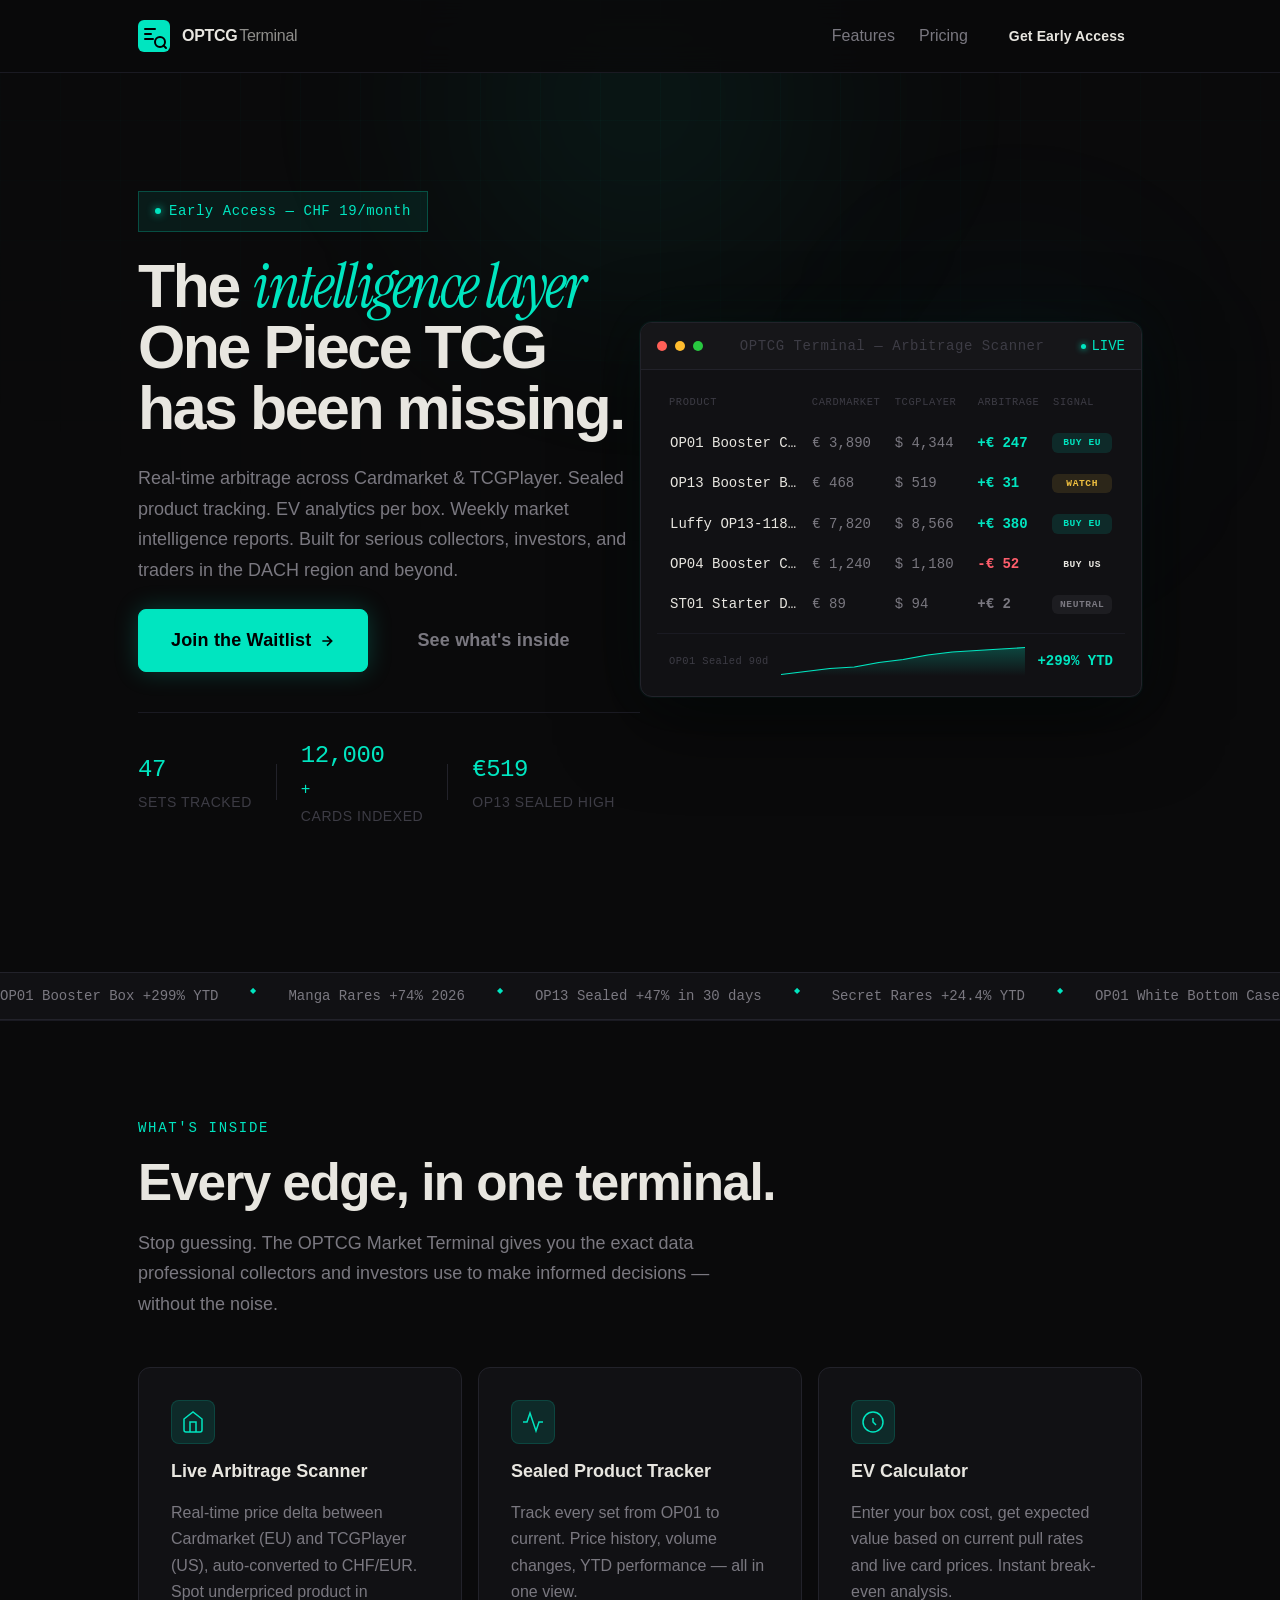
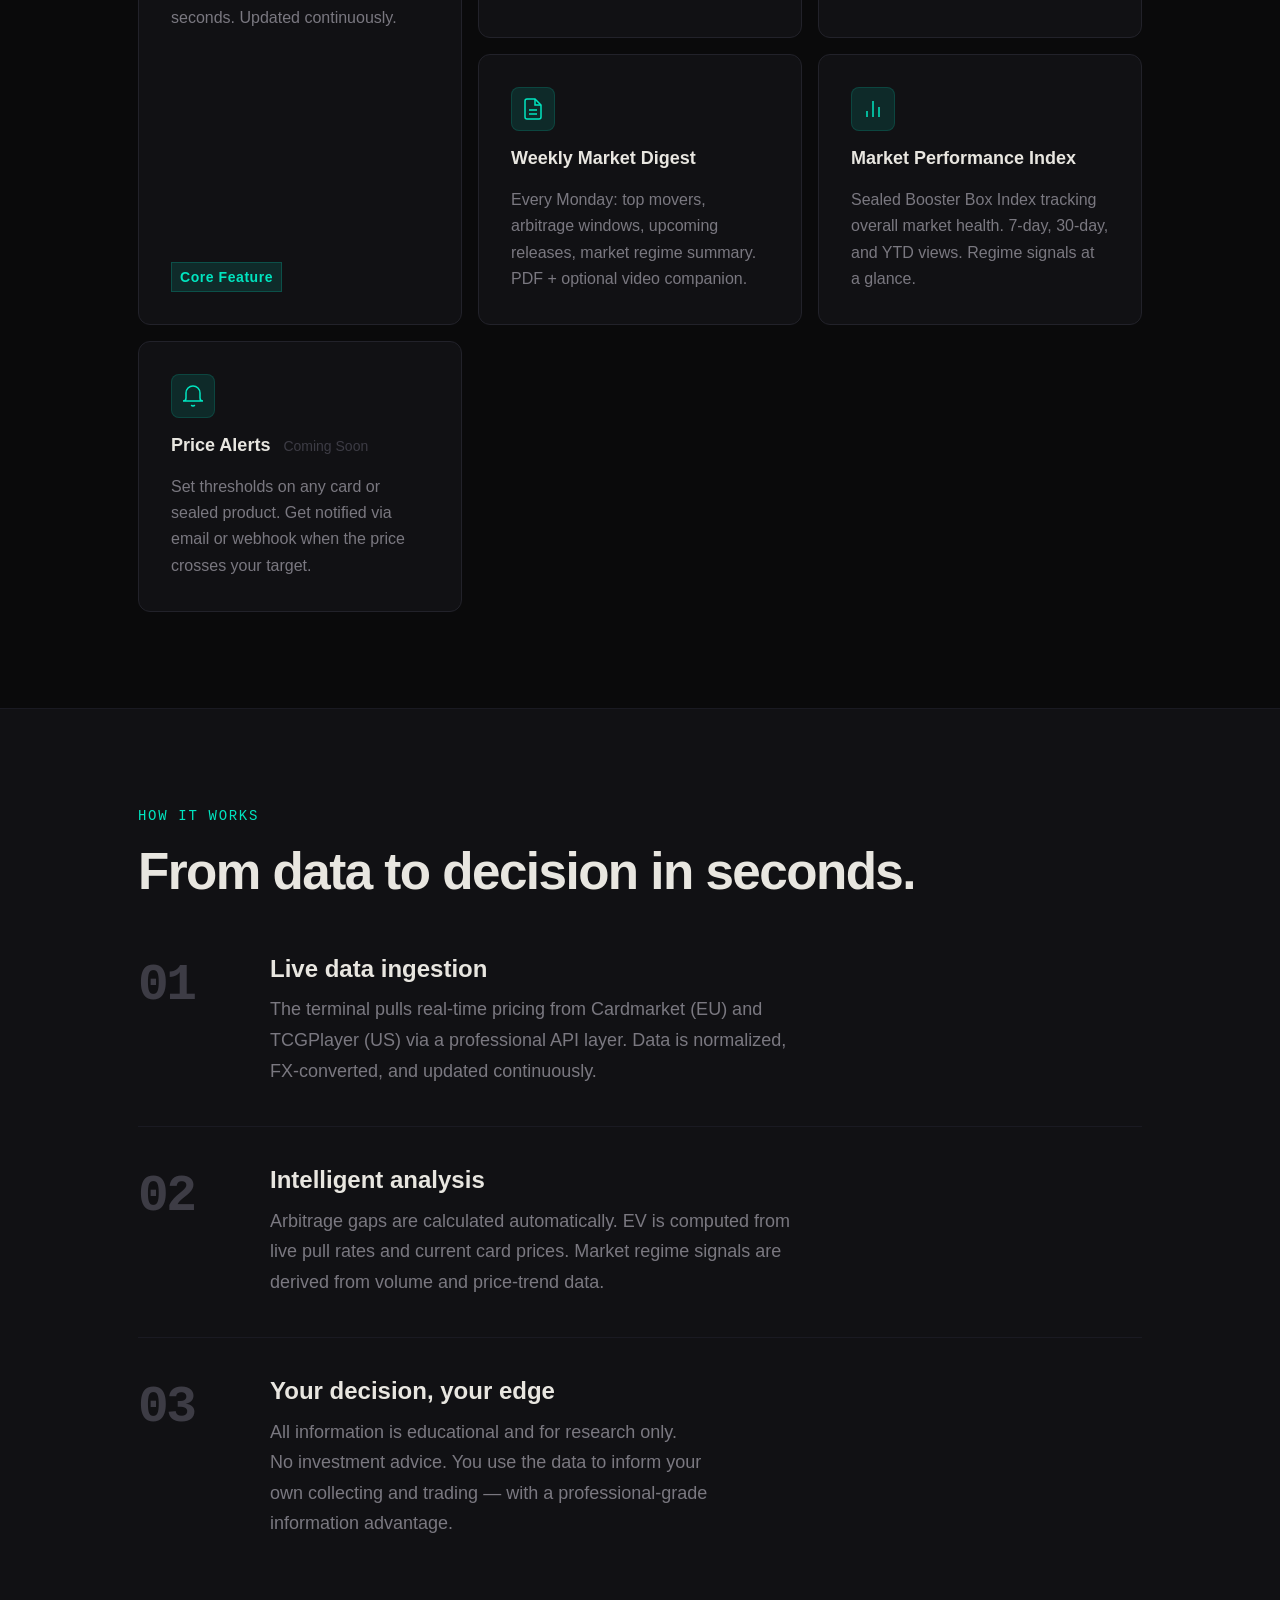
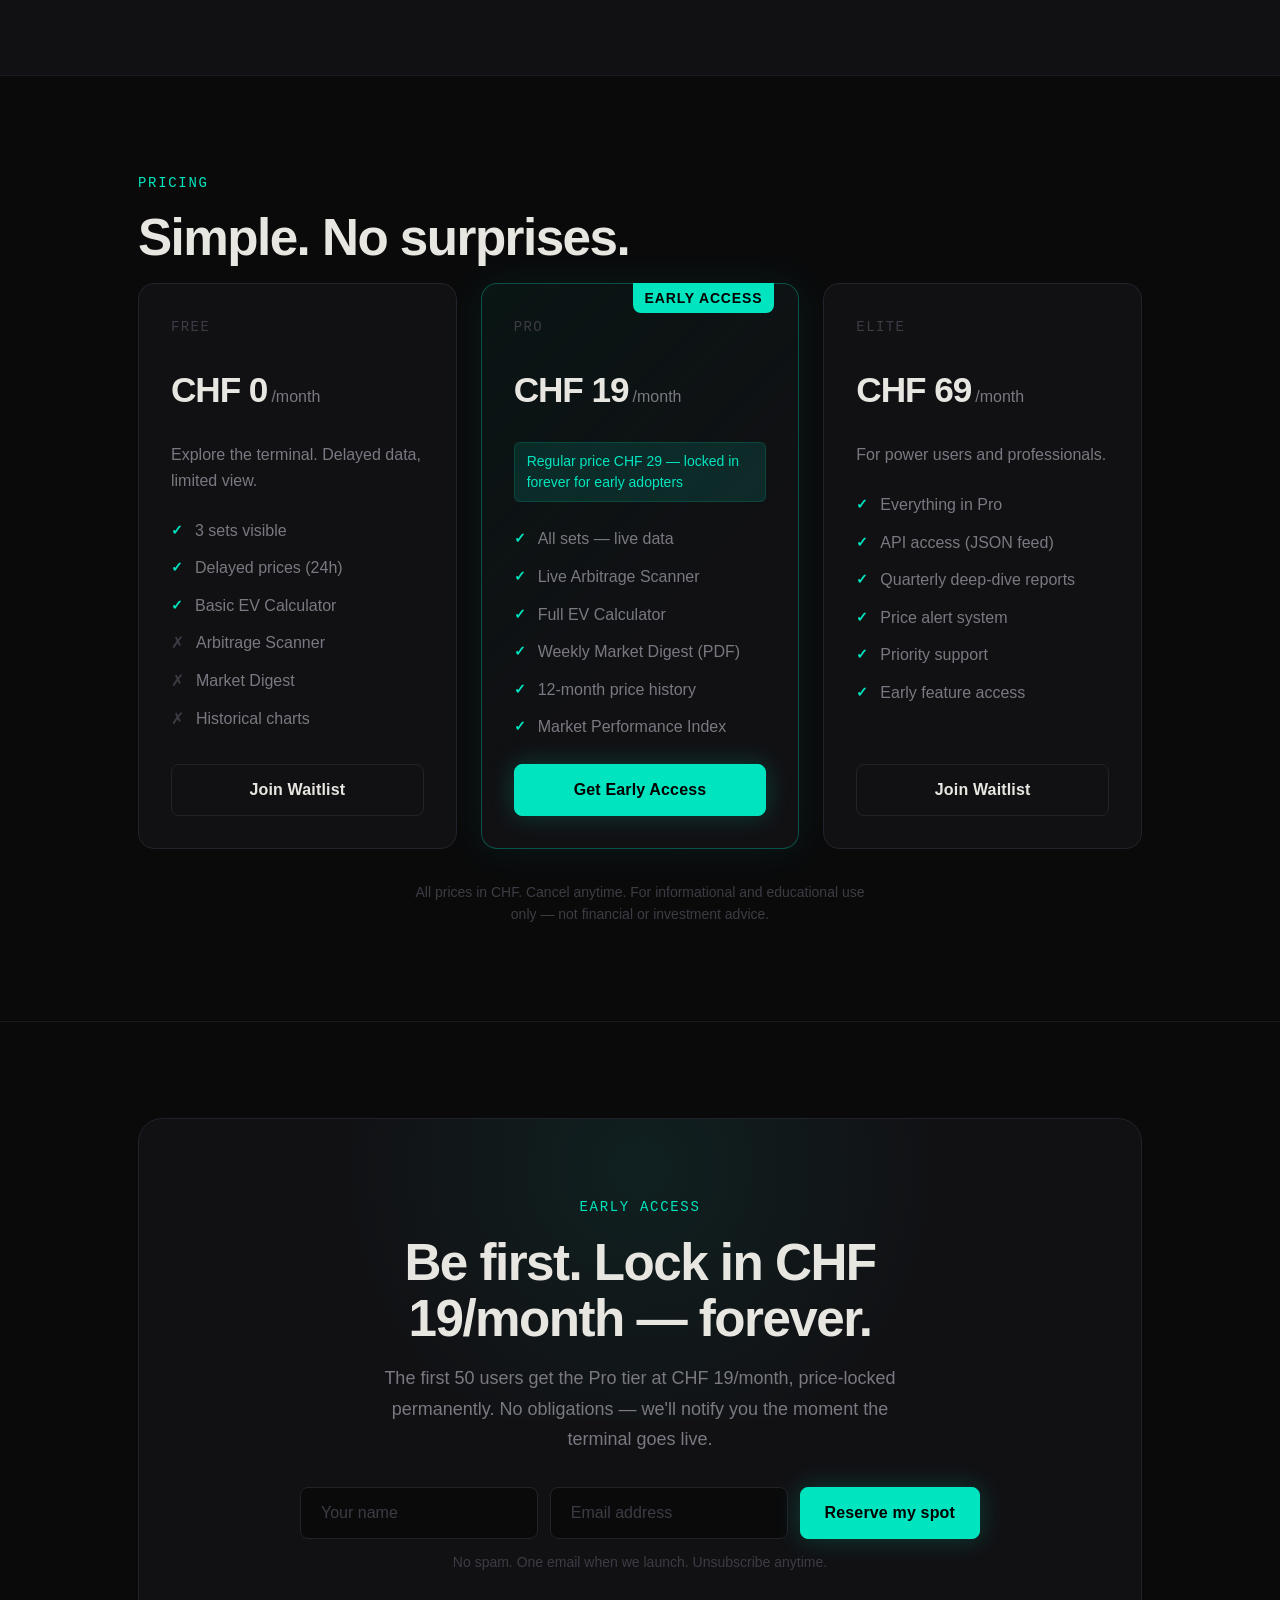
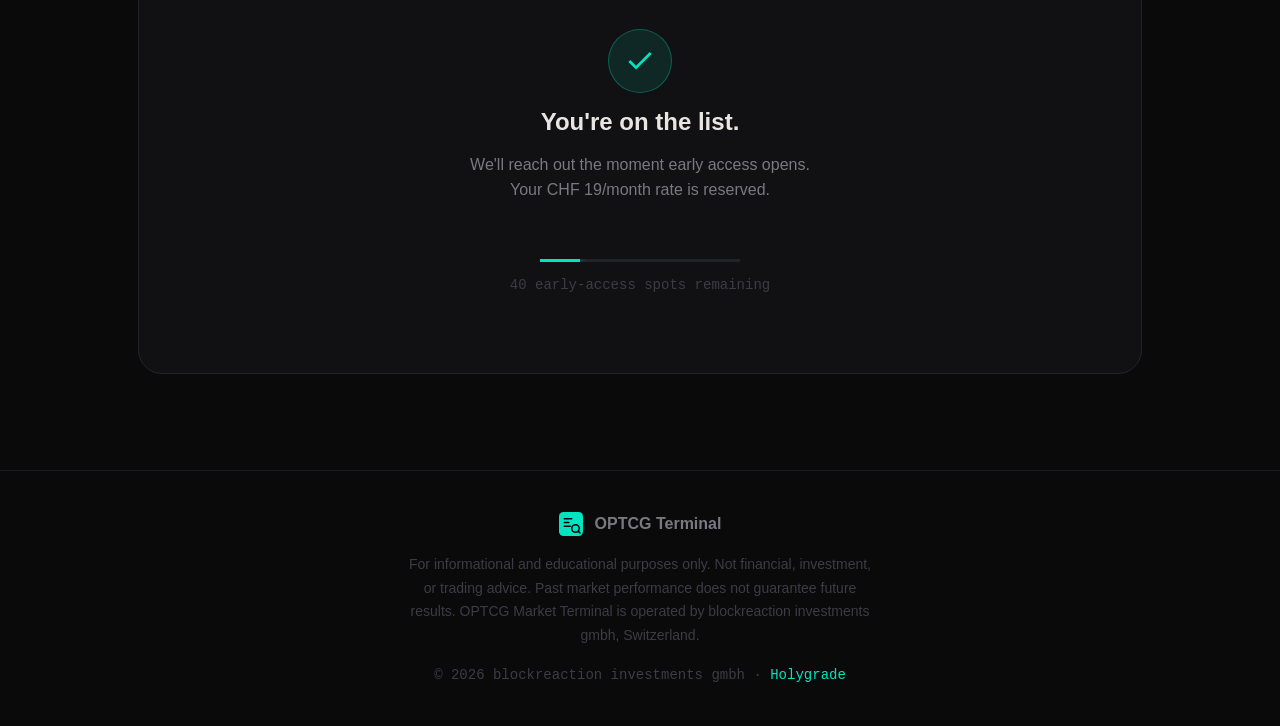
<file: index.html>
<!DOCTYPE html>
<html lang="en" data-theme="dark">
<head>
  <meta charset="UTF-8" />
  <meta name="viewport" content="width=device-width, initial-scale=1.0" />
  <title>OPTCG Market Terminal — Professional One Piece TCG Market Intelligence</title>
  <meta name="description" content="The first professional-grade market terminal for One Piece TCG. Live arbitrage, sealed product tracking, EV calculator and weekly intelligence reports. Early access — CHF 19/month." />
  <meta property="og:title" content="OPTCG Market Terminal" />
  <meta property="og:description" content="Bloomberg-grade market data for One Piece TCG. Live arbitrage, sealed tracking, EV analytics." />
  <meta property="og:type" content="website" />
  <link rel="icon" type="image/svg+xml" href="data:image/svg+xml,<svg xmlns='http://www.w3.org/2000/svg' viewBox='0 0 32 32'><rect width='32' height='32' rx='6' fill='%2300e5c0'/><rect x='6' y='8' width='12' height='2' rx='1' fill='%23000'/><rect x='6' y='13' width='8' height='2' rx='1' fill='%23000'/><rect x='6' y='18' width='10' height='2' rx='1' fill='%23000'/><circle cx='22' cy='22' r='5' stroke='%23000' stroke-width='2' fill='none'/></svg>" />

  <!-- Fonts -->
  <link href="https://api.fontshare.com/v2/css?f[]=cabinet-grotesk@400,500,700,800,900&f[]=jet-brains-mono@400,500&display=swap" rel="stylesheet" />
  <link rel="preconnect" href="https://fonts.googleapis.com" />
  <link rel="preconnect" href="https://fonts.gstatic.com" crossorigin />
  <link href="https://fonts.googleapis.com/css2?family=Instrument+Serif:ital@0;1&display=swap" rel="stylesheet" />

  <link rel="stylesheet" href="style.css" />
</head>
<body>

  <!-- NAV -->
  <nav class="nav" id="nav">
    <div class="nav-inner">
      <a href="#" class="nav-logo" aria-label="OPTCG Market Terminal">
        <svg width="32" height="32" viewBox="0 0 32 32" fill="none" aria-hidden="true">
          <rect width="32" height="32" rx="6" fill="var(--color-accent)"/>
          <rect x="6" y="8" width="12" height="2" rx="1" fill="#000"/>
          <rect x="6" y="13" width="8" height="2" rx="1" fill="#000"/>
          <rect x="6" y="18" width="10" height="2" rx="1" fill="#000"/>
          <circle cx="22" cy="22" r="5" stroke="#000" stroke-width="2" fill="none"/>
          <line x1="25.5" y1="25.5" x2="28" y2="28" stroke="#000" stroke-width="2" stroke-linecap="round"/>
        </svg>
        <span class="nav-wordmark">OPTCG<span class="nav-wordmark-thin">Terminal</span></span>
      </a>
      <div class="nav-links">
        <a href="#features">Features</a>
        <a href="#pricing">Pricing</a>
        <a href="#waitlist" class="btn btn-sm">Get Early Access</a>
      </div>
    </div>
  </nav>

  <!-- HERO -->
  <section class="hero" id="hero">
    <div class="hero-bg">
      <div class="hero-grid"></div>
      <div class="hero-glow hero-glow-1"></div>
      <div class="hero-glow hero-glow-2"></div>
    </div>

    <div class="container">
      <div class="hero-layout">

        <!-- Left column: text content -->
        <div class="hero-content">
          <div class="hero-badge fade-in">
            <span class="badge-dot"></span>
            Early Access — CHF 19/month
          </div>

          <h1 class="hero-headline fade-in fade-in-delay-1">
            The <em>intelligence layer</em><br/>One Piece TCG<br/>has been missing.
          </h1>

          <p class="hero-sub fade-in fade-in-delay-2">
            Real-time arbitrage across Cardmarket &amp; TCGPlayer. Sealed product tracking. EV analytics per box. Weekly market intelligence reports. Built for serious collectors, investors, and traders in the DACH region and beyond.
          </p>

          <div class="hero-cta fade-in fade-in-delay-3">
            <a href="#waitlist" class="btn btn-primary btn-lg">
              Join the Waitlist
              <svg width="16" height="16" viewBox="0 0 24 24" fill="none" stroke="currentColor" stroke-width="2.5"><path d="M5 12h14M12 5l7 7-7 7"/></svg>
            </a>
            <a href="#features" class="btn btn-ghost btn-lg">See what's inside</a>
          </div>

          <div class="hero-stats fade-in fade-in-delay-3">
            <div class="stat">
              <span class="stat-num" data-count="47">0</span>
              <span class="stat-label">Sets tracked</span>
            </div>
            <div class="stat-divider"></div>
            <div class="stat">
              <span class="stat-num" data-count="12000">0</span><span class="stat-suffix">+</span>
              <span class="stat-label">Cards indexed</span>
            </div>
            <div class="stat-divider"></div>
            <div class="stat">
              <span class="stat-num" data-prefix="€" data-count="519">0</span>
              <span class="stat-label">OP13 sealed high</span>
            </div>
          </div>
        </div><!-- /hero-content -->

        <!-- Right column: terminal mockup -->
        <div class="hero-mockup-col fade-in fade-in-delay-2">
          <div class="terminal-mockup">
            <div class="terminal-bar">
              <div class="terminal-dots">
                <span class="dot dot-red"></span>
                <span class="dot dot-yellow"></span>
                <span class="dot dot-green"></span>
              </div>
              <div class="terminal-title">OPTCG Terminal — Arbitrage Scanner</div>
              <div class="terminal-live"><span class="live-dot"></span> LIVE</div>
            </div>
            <div class="terminal-body">
              <div class="t-row t-header">
                <span>Product</span>
                <span>Cardmarket</span>
                <span>TCGPlayer</span>
                <span>Arbitrage</span>
                <span>Signal</span>
              </div>
              <div class="t-row t-data t-animate" style="--delay:0.1s">
                <span class="t-name">OP01 Booster Case</span>
                <span class="t-price">€ 3,890</span>
                <span class="t-price">$ 4,344</span>
                <span class="t-arb t-arb-pos">+€ 247</span>
                <span class="t-signal t-buy">BUY EU</span>
              </div>
              <div class="t-row t-data t-animate" style="--delay:0.2s">
                <span class="t-name">OP13 Booster Box</span>
                <span class="t-price">€ 468</span>
                <span class="t-price">$ 519</span>
                <span class="t-arb t-arb-pos">+€ 31</span>
                <span class="t-signal t-watch">WATCH</span>
              </div>
              <div class="t-row t-data t-animate" style="--delay:0.3s">
                <span class="t-name">Luffy OP13-118 SAR</span>
                <span class="t-price">€ 7,820</span>
                <span class="t-price">$ 8,566</span>
                <span class="t-arb t-arb-pos">+€ 380</span>
                <span class="t-signal t-buy">BUY EU</span>
              </div>
              <div class="t-row t-data t-animate" style="--delay:0.4s">
                <span class="t-name">OP04 Booster Case</span>
                <span class="t-price">€ 1,240</span>
                <span class="t-price">$ 1,180</span>
                <span class="t-arb t-arb-neg">-€ 52</span>
                <span class="t-signal t-buy-us">BUY US</span>
              </div>
              <div class="t-row t-data t-animate" style="--delay:0.5s">
                <span class="t-name">ST01 Starter Deck</span>
                <span class="t-price">€ 89</span>
                <span class="t-price">$ 94</span>
                <span class="t-arb t-arb-neutral">+€ 2</span>
                <span class="t-signal t-neutral">NEUTRAL</span>
              </div>
              <div class="t-chart-row">
                <span class="t-chart-label">OP01 Sealed 90d</span>
                <svg class="t-sparkline" viewBox="0 0 200 40" preserveAspectRatio="none">
                  <polyline points="0,38 20,34 40,30 60,28 80,22 100,18 120,12 140,8 160,6 180,4 200,2" fill="none" stroke="var(--color-accent)" stroke-width="1.5" stroke-linecap="round" stroke-linejoin="round"/>
                  <polygon points="0,38 20,34 40,30 60,28 80,22 100,18 120,12 140,8 160,6 180,4 200,2 200,40 0,40" fill="url(#sparkGrad)" opacity="0.25"/>
                  <defs>
                    <linearGradient id="sparkGrad" x1="0" x2="0" y1="0" y2="1">
                      <stop offset="0%" stop-color="var(--color-accent)" stop-opacity="1"/>
                      <stop offset="100%" stop-color="var(--color-accent)" stop-opacity="0"/>
                    </linearGradient>
                  </defs>
                </svg>
                <span class="t-chart-val t-arb-pos">+299% YTD</span>
              </div>
            </div>
          </div>
        </div><!-- /hero-mockup-col -->

      </div><!-- /hero-layout -->
    </div><!-- /container -->
  </section>

  <!-- SOCIAL PROOF TICKER -->
  <div class="ticker-wrap">
    <div class="ticker">
      <span>OP01 Booster Box +299% YTD</span>
      <span class="ticker-dot">◆</span>
      <span>Manga Rares +74% 2026</span>
      <span class="ticker-dot">◆</span>
      <span>OP13 Sealed +47% in 30 days</span>
      <span class="ticker-dot">◆</span>
      <span>Secret Rares +24.4% YTD</span>
      <span class="ticker-dot">◆</span>
      <span>OP01 White Bottom Case — $4,344</span>
      <span class="ticker-dot">◆</span>
      <span>OP13 Luffy SAR — $8,566</span>
      <span class="ticker-dot">◆</span>
      <span>OP01 Booster Box +299% YTD</span>
      <span class="ticker-dot">◆</span>
      <span>Manga Rares +74% 2026</span>
      <span class="ticker-dot">◆</span>
      <span>OP13 Sealed +47% in 30 days</span>
      <span class="ticker-dot">◆</span>
      <span>Secret Rares +24.4% YTD</span>
      <span class="ticker-dot">◆</span>
      <span>OP01 White Bottom Case — $4,344</span>
      <span class="ticker-dot">◆</span>
      <span>OP13 Luffy SAR — $8,566</span>
      <span class="ticker-dot">◆</span>
    </div>
  </div>

  <!-- FEATURES -->
  <section class="features" id="features">
    <div class="container">
      <div class="section-label fade-in">What's inside</div>
      <h2 class="section-title fade-in">Every edge, in one terminal.</h2>
      <p class="section-sub fade-in">Stop guessing. The OPTCG Market Terminal gives you the exact data professional collectors and investors use to make informed decisions — without the noise.</p>

      <div class="features-grid">

        <div class="feature-card feature-card-large fade-in">
          <div class="feature-icon">
            <svg width="24" height="24" viewBox="0 0 24 24" fill="none" stroke="currentColor" stroke-width="1.5"><path d="M3 9l9-7 9 7v11a2 2 0 0 1-2 2H5a2 2 0 0 1-2-2z"/><polyline points="9 22 9 12 15 12 15 22"/></svg>
          </div>
          <h3>Live Arbitrage Scanner</h3>
          <p>Real-time price delta between Cardmarket (EU) and TCGPlayer (US), auto-converted to CHF/EUR. Spot underpriced product in seconds. Updated continuously.</p>
          <div class="feature-tag">Core Feature</div>
        </div>

        <div class="feature-card fade-in" style="--delay:0.05s">
          <div class="feature-icon">
            <svg width="24" height="24" viewBox="0 0 24 24" fill="none" stroke="currentColor" stroke-width="1.5"><polyline points="22 12 18 12 15 21 9 3 6 12 2 12"/></svg>
          </div>
          <h3>Sealed Product Tracker</h3>
          <p>Track every set from OP01 to current. Price history, volume changes, YTD performance — all in one view.</p>
        </div>

        <div class="feature-card fade-in" style="--delay:0.1s">
          <div class="feature-icon">
            <svg width="24" height="24" viewBox="0 0 24 24" fill="none" stroke="currentColor" stroke-width="1.5"><circle cx="12" cy="12" r="10"/><path d="M12 8v4l3 3"/></svg>
          </div>
          <h3>EV Calculator</h3>
          <p>Enter your box cost, get expected value based on current pull rates and live card prices. Instant break-even analysis.</p>
        </div>

        <div class="feature-card fade-in" style="--delay:0.15s">
          <div class="feature-icon">
            <svg width="24" height="24" viewBox="0 0 24 24" fill="none" stroke="currentColor" stroke-width="1.5"><path d="M14 2H6a2 2 0 0 0-2 2v16a2 2 0 0 0 2 2h12a2 2 0 0 0 2-2V8z"/><polyline points="14 2 14 8 20 8"/><line x1="16" y1="13" x2="8" y2="13"/><line x1="16" y1="17" x2="8" y2="17"/></svg>
          </div>
          <h3>Weekly Market Digest</h3>
          <p>Every Monday: top movers, arbitrage windows, upcoming releases, market regime summary. PDF + optional video companion.</p>
        </div>

        <div class="feature-card fade-in" style="--delay:0.2s">
          <div class="feature-icon">
            <svg width="24" height="24" viewBox="0 0 24 24" fill="none" stroke="currentColor" stroke-width="1.5"><path d="M18 20V10M12 20V4M6 20v-6"/></svg>
          </div>
          <h3>Market Performance Index</h3>
          <p>Sealed Booster Box Index tracking overall market health. 7-day, 30-day, and YTD views. Regime signals at a glance.</p>
        </div>

        <div class="feature-card fade-in" style="--delay:0.25s">
          <div class="feature-icon">
            <svg width="24" height="24" viewBox="0 0 24 24" fill="none" stroke="currentColor" stroke-width="1.5"><path d="M22 17H2a3 3 0 0 0 3-3V9a7 7 0 0 1 14 0v5a3 3 0 0 0 3 3zm-8.27 4a2 2 0 0 1-3.46 0"/></svg>
          </div>
          <h3>Price Alerts <span class="coming-soon">Coming Soon</span></h3>
          <p>Set thresholds on any card or sealed product. Get notified via email or webhook when the price crosses your target.</p>
        </div>

      </div>
    </div>
  </section>

  <!-- HOW IT WORKS -->
  <section class="how" id="how">
    <div class="container">
      <div class="section-label fade-in">How it works</div>
      <h2 class="section-title fade-in">From data to decision in seconds.</h2>

      <div class="steps">
        <div class="step fade-in">
          <div class="step-num">01</div>
          <div class="step-content">
            <h3>Live data ingestion</h3>
            <p>The terminal pulls real-time pricing from Cardmarket (EU) and TCGPlayer (US) via a professional API layer. Data is normalized, FX-converted, and updated continuously.</p>
          </div>
        </div>
        <div class="step-connector"></div>
        <div class="step fade-in" style="--delay:0.1s">
          <div class="step-num">02</div>
          <div class="step-content">
            <h3>Intelligent analysis</h3>
            <p>Arbitrage gaps are calculated automatically. EV is computed from live pull rates and current card prices. Market regime signals are derived from volume and price-trend data.</p>
          </div>
        </div>
        <div class="step-connector"></div>
        <div class="step fade-in" style="--delay:0.2s">
          <div class="step-num">03</div>
          <div class="step-content">
            <h3>Your decision, your edge</h3>
            <p>All information is educational and for research only. No investment advice. You use the data to inform your own collecting and trading — with a professional-grade information advantage.</p>
          </div>
        </div>
      </div>
    </div>
  </section>

  <!-- PRICING -->
  <section class="pricing" id="pricing">
    <div class="container">
      <div class="section-label fade-in">Pricing</div>
      <h2 class="section-title fade-in">Simple. No surprises.</h2>

      <div class="pricing-grid">

        <div class="pricing-card fade-in">
          <div class="pricing-tier">Free</div>
          <div class="pricing-price">
            <span class="price-amount">CHF 0</span>
            <span class="price-period">/month</span>
          </div>
          <p class="pricing-desc">Explore the terminal. Delayed data, limited view.</p>
          <ul class="pricing-features">
            <li><span class="check">✓</span> 3 sets visible</li>
            <li><span class="check">✓</span> Delayed prices (24h)</li>
            <li><span class="check">✓</span> Basic EV Calculator</li>
            <li><span class="cross">✗</span> Arbitrage Scanner</li>
            <li><span class="cross">✗</span> Market Digest</li>
            <li><span class="cross">✗</span> Historical charts</li>
          </ul>
          <a href="#waitlist" class="btn btn-outline">Join Waitlist</a>
        </div>

        <div class="pricing-card pricing-card-pro fade-in" style="--delay:0.1s">
          <div class="pricing-badge">Early Access</div>
          <div class="pricing-tier">Pro</div>
          <div class="pricing-price">
            <span class="price-amount">CHF 19</span>
            <span class="price-period">/month</span>
          </div>
          <div class="pricing-regular">Regular price CHF 29 — locked in forever for early adopters</div>
          <ul class="pricing-features">
            <li><span class="check">✓</span> All sets — live data</li>
            <li><span class="check">✓</span> Live Arbitrage Scanner</li>
            <li><span class="check">✓</span> Full EV Calculator</li>
            <li><span class="check">✓</span> Weekly Market Digest (PDF)</li>
            <li><span class="check">✓</span> 12-month price history</li>
            <li><span class="check">✓</span> Market Performance Index</li>
          </ul>
          <a href="#waitlist" class="btn btn-primary">Get Early Access</a>
        </div>

        <div class="pricing-card fade-in" style="--delay:0.2s">
          <div class="pricing-tier">Elite</div>
          <div class="pricing-price">
            <span class="price-amount">CHF 69</span>
            <span class="price-period">/month</span>
          </div>
          <p class="pricing-desc">For power users and professionals.</p>
          <ul class="pricing-features">
            <li><span class="check">✓</span> Everything in Pro</li>
            <li><span class="check">✓</span> API access (JSON feed)</li>
            <li><span class="check">✓</span> Quarterly deep-dive reports</li>
            <li><span class="check">✓</span> Price alert system</li>
            <li><span class="check">✓</span> Priority support</li>
            <li><span class="check">✓</span> Early feature access</li>
          </ul>
          <a href="#waitlist" class="btn btn-outline">Join Waitlist</a>
        </div>

      </div>

      <p class="pricing-disclaimer">All prices in CHF. Cancel anytime. For informational and educational use only — not financial or investment advice.</p>
    </div>
  </section>

  <!-- WAITLIST -->
  <section class="waitlist" id="waitlist">
    <div class="container">
      <div class="waitlist-inner">
        <div class="waitlist-glow"></div>
        <div class="waitlist-content">
          <div class="section-label fade-in">Early Access</div>
          <h2 class="waitlist-title fade-in">Be first. Lock in CHF 19/month — forever.</h2>
          <p class="waitlist-sub fade-in">The first 50 users get the Pro tier at CHF 19/month, price-locked permanently. No obligations — we'll notify you the moment the terminal goes live.</p>

          <form class="waitlist-form fade-in" id="waitlistForm">
            <!-- Web3Forms hidden fields -->
            <input type="hidden" name="access_key" value="c0a4700f-f5ee-4269-b295-f4c3b6b06011" />
            <input type="hidden" name="subject" value="New OPTCG Terminal Waitlist Signup" />
            <input type="hidden" name="from_name" value="OPTCG Market Terminal" />
            <input type="checkbox" name="botcheck" style="display:none" />
            <div class="form-row">
              <input type="text" name="name" placeholder="Your name" autocomplete="given-name" required />
              <input type="email" name="email" placeholder="Email address" autocomplete="email" required />
              <button type="submit" class="btn btn-primary">
                <span class="btn-text">Reserve my spot</span>
                <span class="btn-loading" hidden>
                  <svg class="spinner" width="16" height="16" viewBox="0 0 24 24" fill="none" stroke="currentColor" stroke-width="2"><path d="M21 12a9 9 0 1 1-6.219-8.56"/></svg>
                </span>
              </button>
            </div>
            <p class="form-note">No spam. One email when we launch. Unsubscribe anytime.</p>
          </form>

          <div class="waitlist-success" id="waitlistSuccess" hidden>
            <div class="success-icon">
              <svg width="32" height="32" viewBox="0 0 24 24" fill="none" stroke="var(--color-accent)" stroke-width="2"><polyline points="20 6 9 17 4 12"/></svg>
            </div>
            <h3>You're on the list.</h3>
            <p>We'll reach out the moment early access opens. Your CHF 19/month rate is reserved.</p>
          </div>

          <div class="waitlist-counter fade-in">
            <div class="counter-bar">
              <div class="counter-fill" id="counterFill"></div>
            </div>
            <p class="counter-text"><span id="spotsLeft">50</span> early-access spots remaining</p>
          </div>
        </div>
      </div>
    </div>
  </section>

  <!-- FOOTER -->
  <footer class="footer">
    <div class="container footer-inner">
      <div class="footer-brand">
        <svg width="24" height="24" viewBox="0 0 32 32" fill="none" aria-hidden="true">
          <rect width="32" height="32" rx="6" fill="var(--color-accent)"/>
          <rect x="6" y="8" width="12" height="2" rx="1" fill="#000"/>
          <rect x="6" y="13" width="8" height="2" rx="1" fill="#000"/>
          <rect x="6" y="18" width="10" height="2" rx="1" fill="#000"/>
          <circle cx="22" cy="22" r="5" stroke="#000" stroke-width="2" fill="none"/>
          <line x1="25.5" y1="25.5" x2="28" y2="28" stroke="#000" stroke-width="2" stroke-linecap="round"/>
        </svg>
        <span>OPTCG Terminal</span>
      </div>
      <p class="footer-disclaimer">For informational and educational purposes only. Not financial, investment, or trading advice. Past market performance does not guarantee future results. OPTCG Market Terminal is operated by blockreaction investments gmbh, Switzerland.</p>
      <p class="footer-copy">© 2026 blockreaction investments gmbh · <a href="https://holygrade.com">Holygrade</a></p>
    </div>
  </footer>

  <script src="main.js"></script>
</body>
</html>
</file>
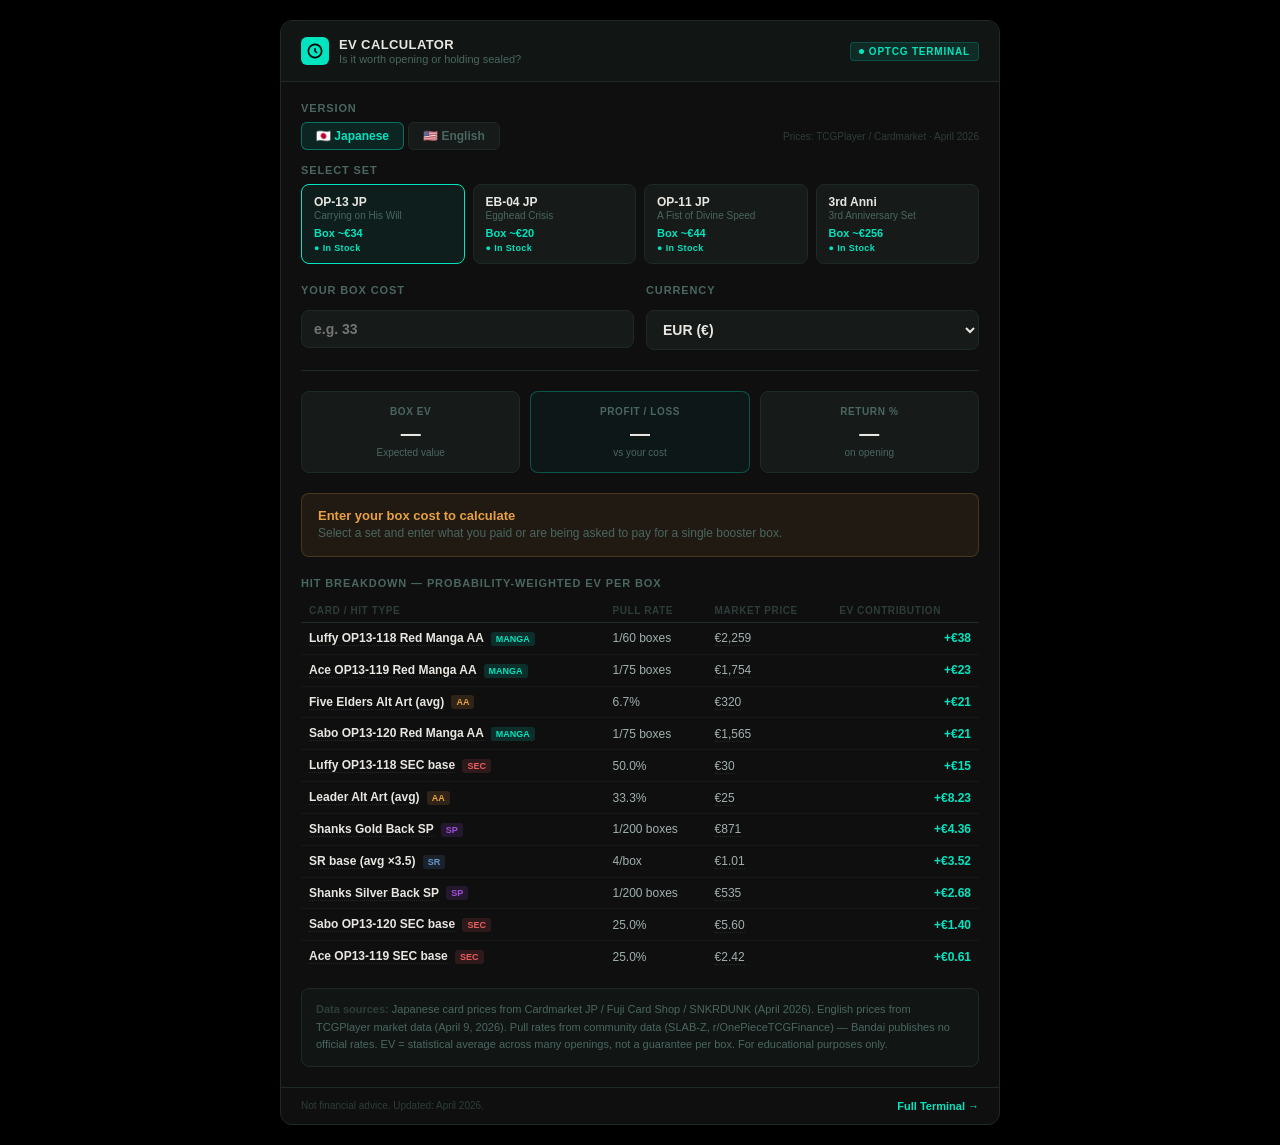
<file: ev-calculator.html>
<!DOCTYPE html>
<html lang="en">
<head>
  <meta charset="UTF-8" />
  <meta name="viewport" content="width=device-width, initial-scale=1.0" />
  <title>EV Calculator — OPTCG Market Terminal</title>
  <link href="https://api.fontshare.com/v2/css?f[]=cabinet-grotesk@400,500,700,800&display=swap" rel="stylesheet" />
  <style>
    *, *::before, *::after { box-sizing: border-box; margin: 0; padding: 0; }
    .ev-widget {
      font-family: 'Cabinet Grotesk', -apple-system, BlinkMacSystemFont, sans-serif;
      background: #0f0f10; border: 1px solid #1e2a28; border-radius: 12px;
      overflow: hidden; max-width: 720px; width: 100%; color: #e8e6e0;
    }
    .ev-header {
      background: #111614; border-bottom: 1px solid #1e2a28;
      padding: 16px 20px; display: flex; align-items: center; gap: 10px;
    }
    .ev-header-icon { width: 28px; height: 28px; background: #00e5c0; border-radius: 6px; display: flex; align-items: center; justify-content: center; flex-shrink: 0; }
    .ev-header-text h3 { font-size: 13px; font-weight: 700; color: #e8e6e0; letter-spacing: 0.03em; text-transform: uppercase; }
    .ev-header-text p { font-size: 11px; color: #4a6660; margin-top: 1px; }
    .ev-header-badge { margin-left: auto; background: rgba(0,229,192,0.1); border: 1px solid rgba(0,229,192,0.2); color: #00e5c0; font-size: 10px; font-weight: 700; letter-spacing: 0.08em; text-transform: uppercase; padding: 3px 8px; border-radius: 4px; display: flex; align-items: center; gap: 5px; }
    .ev-live-dot { width: 5px; height: 5px; background: #00e5c0; border-radius: 50%; animation: pulse 2s infinite; }
    @keyframes pulse { 0%,100%{opacity:1} 50%{opacity:0.3} }

    .ev-body { padding: 20px; }
    .ev-label { font-size: 11px; font-weight: 700; letter-spacing: 0.08em; text-transform: uppercase; color: #4a6660; margin-bottom: 8px; }

    /* Tab switcher JP / EN */
    .ev-tabs { display: flex; gap: 4px; margin-bottom: 14px; }
    .ev-tab { padding: 6px 14px; border-radius: 6px; font-size: 12px; font-weight: 700; cursor: pointer; border: 1px solid #1e2a28; background: #161a19; color: #4a6660; transition: all 180ms ease; }
    .ev-tab.active { background: rgba(0,229,192,0.1); border-color: rgba(0,229,192,0.4); color: #00e5c0; }
    .ev-tab-note { font-size: 10px; color: #2e3d3a; margin-left: auto; align-self: center; }

    .ev-set-grid { display: grid; grid-template-columns: repeat(auto-fill, minmax(138px,1fr)); gap: 8px; margin-bottom: 20px; }
    .ev-set-btn { background: #161a19; border: 1px solid #1e2a28; border-radius: 8px; padding: 10px 12px; cursor: pointer; transition: all 180ms ease; text-align: left; }
    .ev-set-btn:hover { border-color: rgba(0,229,192,0.3); background: #1a2220; }
    .ev-set-btn.active { border-color: #00e5c0; background: rgba(0,229,192,0.07); }
    .ev-set-btn.in-stock::after { content: '● In Stock'; display: block; font-size: 9px; font-weight: 700; color: #00e5c0; margin-top: 4px; letter-spacing: 0.04em; }
    .ev-set-name { font-size: 12px; font-weight: 700; color: #e8e6e0; }
    .ev-set-sub { font-size: 10px; color: #4a6660; margin-top: 1px; white-space: nowrap; overflow: hidden; text-overflow: ellipsis; }
    .ev-set-price { font-size: 11px; font-weight: 700; color: #00e5c0; margin-top: 6px; }

    .ev-input-row { display: grid; grid-template-columns: 1fr 1fr; gap: 12px; margin-bottom: 20px; }
    .ev-input-group { display: flex; flex-direction: column; gap: 6px; }
    .ev-input-group input, .ev-input-group select { background: #161a19; border: 1px solid #1e2a28; border-radius: 8px; padding: 10px 12px; font-size: 14px; font-weight: 600; color: #e8e6e0; font-family: inherit; transition: border-color 180ms ease; width: 100%; }
    .ev-input-group input:focus, .ev-input-group select:focus { outline: none; border-color: rgba(0,229,192,0.5); }
    .ev-input-group select option { background: #161a19; }
    .ev-divider { height: 1px; background: #1e2a28; margin-bottom: 20px; }

    .ev-results { display: grid; grid-template-columns: repeat(3,1fr); gap: 10px; margin-bottom: 20px; }
    .ev-result-card { background: #161a19; border: 1px solid #1e2a28; border-radius: 8px; padding: 14px 12px; text-align: center; }
    .ev-result-card.highlight { border-color: rgba(0,229,192,0.3); background: rgba(0,229,192,0.04); }
    .ev-result-label { font-size: 10px; font-weight: 700; letter-spacing: 0.06em; text-transform: uppercase; color: #4a6660; margin-bottom: 6px; }
    .ev-result-value { font-size: 20px; font-weight: 800; color: #e8e6e0; line-height: 1; }
    .ev-result-value.positive { color: #00e5c0; }
    .ev-result-value.negative { color: #e55c5c; }
    .ev-result-value.neutral  { color: #e8a040; }
    .ev-result-sub { font-size: 10px; color: #4a6660; margin-top: 4px; }

    .ev-verdict { border-radius: 8px; padding: 14px 16px; display: flex; align-items: flex-start; gap: 12px; margin-bottom: 20px; }
    .ev-verdict.open   { background: rgba(0,229,192,0.08);  border: 1px solid rgba(0,229,192,0.2); }
    .ev-verdict.hold   { background: rgba(232,160,64,0.08); border: 1px solid rgba(232,160,64,0.2); }
    .ev-verdict.sealed { background: rgba(229,92,92,0.08);  border: 1px solid rgba(229,92,92,0.2); }
    .ev-verdict-text strong { font-size: 13px; font-weight: 800; display: block; }
    .ev-verdict.open   .ev-verdict-text strong { color: #00e5c0; }
    .ev-verdict.hold   .ev-verdict-text strong { color: #e8a040; }
    .ev-verdict.sealed .ev-verdict-text strong { color: #e55c5c; }
    .ev-verdict-text span { font-size: 12px; color: #4a6660; line-height: 1.5; }

    .ev-hits-title { font-size: 11px; font-weight: 700; letter-spacing: 0.08em; text-transform: uppercase; color: #4a6660; margin-bottom: 10px; }
    .ev-hits-table { width: 100%; border-collapse: collapse; }
    .ev-hits-table th { font-size: 10px; font-weight: 700; letter-spacing: 0.06em; text-transform: uppercase; color: #2e3d3a; text-align: left; padding: 6px 8px; border-bottom: 1px solid #1e2a28; }
    .ev-hits-table td { font-size: 12px; padding: 8px 8px; border-bottom: 1px solid #131a18; color: #a0b0ae; }
    .ev-hits-table tr:last-child td { border-bottom: none; }
    .ev-hits-table td:first-child { color: #e8e6e0; font-weight: 600; }
    .ev-hits-table td:last-child  { color: #00e5c0; font-weight: 700; text-align: right; }
    .ev-rarity-badge { display: inline-block; font-size: 9px; font-weight: 700; padding: 2px 5px; border-radius: 3px; margin-left: 4px; vertical-align: middle; }
    .rarity-sec   { background: rgba(229,92,92,0.15);   color: #e55c5c; }
    .rarity-aa    { background: rgba(232,160,64,0.15);  color: #e8a040; }
    .rarity-sr    { background: rgba(100,150,200,0.15); color: #6496c8; }
    .rarity-sp    { background: rgba(160,80,220,0.15);  color: #a050dc; }
    .rarity-manga { background: rgba(0,229,192,0.15);   color: #00e5c0; }

    .ev-data-note { margin-top: 16px; background: #111614; border: 1px solid #1e2a28; border-radius: 8px; padding: 12px 14px; font-size: 11px; color: #4a6660; line-height: 1.6; }
    .ev-data-note strong { color: #2e3d3a; }
    .ev-footer { border-top: 1px solid #1e2a28; padding: 12px 20px; display: flex; align-items: center; justify-content: space-between; }
    .ev-footer-note { font-size: 10px; color: #2e3d3a; }
    .ev-footer-link { font-size: 11px; font-weight: 700; color: #00e5c0; text-decoration: none; }
    .ev-footer-link:hover { color: #00c4a4; }

    @media (max-width: 480px) {
      .ev-input-row { grid-template-columns: 1fr; }
      .ev-results { grid-template-columns: 1fr 1fr; }
      .ev-results .ev-result-card:last-child { grid-column: span 2; }
      .ev-set-grid { grid-template-columns: repeat(2,1fr); }
    }
  </style>
</head>
<body style="background:#000;padding:20px;display:flex;justify-content:center;">
<div class="ev-widget">
  <div class="ev-header">
    <div class="ev-header-icon">
      <svg width="16" height="16" viewBox="0 0 24 24" fill="none" stroke="#000" stroke-width="2.5"><circle cx="12" cy="12" r="10"/><path d="M12 8v4l3 3"/></svg>
    </div>
    <div class="ev-header-text">
      <h3>EV Calculator</h3>
      <p>Is it worth opening or holding sealed?</p>
    </div>
    <div class="ev-header-badge"><div class="ev-live-dot"></div>OPTCG Terminal</div>
  </div>

  <div class="ev-body">
    <div class="ev-label">Version</div>
    <div class="ev-tabs">
      <button class="ev-tab active" id="tabJP" onclick="switchTab('JP')">🇯🇵 Japanese</button>
      <button class="ev-tab" id="tabEN" onclick="switchTab('EN')">🇺🇸 English</button>
      <span class="ev-tab-note">Prices: TCGPlayer / Cardmarket · April 2026</span>
    </div>

    <div class="ev-label">Select Set</div>
    <div class="ev-set-grid" id="setGrid"></div>

    <div class="ev-input-row">
      <div class="ev-input-group">
        <div class="ev-label">Your Box Cost</div>
        <input type="number" id="boxCost" placeholder="e.g. 33" min="0" step="1" />
      </div>
      <div class="ev-input-group">
        <div class="ev-label">Currency</div>
        <select id="currency">
          <option value="EUR">EUR (€)</option>
          <option value="CHF">CHF (CHF)</option>
          <option value="USD">USD ($)</option>
        </select>
      </div>
    </div>

    <div class="ev-divider"></div>

    <div class="ev-results">
      <div class="ev-result-card">
        <div class="ev-result-label">Box EV</div>
        <div class="ev-result-value" id="resEV">—</div>
        <div class="ev-result-sub">Expected value</div>
      </div>
      <div class="ev-result-card highlight">
        <div class="ev-result-label">Profit / Loss</div>
        <div class="ev-result-value" id="resPL">—</div>
        <div class="ev-result-sub">vs your cost</div>
      </div>
      <div class="ev-result-card">
        <div class="ev-result-label">Return %</div>
        <div class="ev-result-value" id="resPct">—</div>
        <div class="ev-result-sub">on opening</div>
      </div>
    </div>

    <div class="ev-verdict hold" id="evVerdict">
      <div class="ev-verdict-text">
        <strong id="verdictTitle">Enter your box cost to calculate</strong>
        <span id="verdictSub">Select a set and enter what you paid or are being asked to pay for a single booster box.</span>
      </div>
    </div>

    <div class="ev-hits-title">Hit Breakdown — probability-weighted EV per box</div>
    <table class="ev-hits-table">
      <thead>
        <tr>
          <th>Card / Hit Type</th>
          <th>Pull Rate</th>
          <th>Market Price</th>
          <th>EV Contribution</th>
        </tr>
      </thead>
      <tbody id="hitsBody">
        <tr><td colspan="4" style="text-align:center;color:#2e3d3a;padding:16px;">Select a set to see hit breakdown</td></tr>
      </tbody>
    </table>

    <div class="ev-data-note">
      <strong>Data sources:</strong> Japanese card prices from Cardmarket JP / Fuji Card Shop / SNKRDUNK (April 2026). English prices from TCGPlayer market data (April 9, 2026). Pull rates from community data (SLAB-Z, r/OnePieceTCGFinance) — Bandai publishes no official rates. EV = statistical average across many openings, not a guarantee per box. For educational purposes only.
    </div>
  </div>

  <div class="ev-footer">
    <span class="ev-footer-note">Not financial advice. Updated: April 2026.</span>
    <a href="https://terminal.holygrade.com" class="ev-footer-link" target="_blank">Full Terminal →</a>
  </div>
</div>

<script>
// ================================================================
// REAL MARKET DATA — April 2026
// JP prices: Cardmarket JP / Fuji Card Shop / SNKRDUNK (in EUR/USD)
// EN prices: TCGPlayer market price (USD)
// Pull rates: community data, no official Bandai rates published
// JP boxes have ~10 packs, EN boxes have 24 packs
// ================================================================

const FX = { USD: 1, EUR: 0.915, CHF: 0.885 };
const SYMBOLS = { EUR: '€', CHF: 'CHF ', USD: '$' };

// JP: prices sourced from Japanese market (Cardmarket JP / Fuji)
// EN: prices sourced from TCGPlayer USD market price

const SETS_JP = [
  {
    id: 'op13-jp', name: 'OP-13 JP', full: 'Carrying on His Will',
    inStock: true,
    // JP box ~¥3,400 = ~€28-30 / CHF 28 retail. Secondary market ~€33-38
    boxPrice: { USD: 37, EUR: 34, CHF: 33 },
    // JP box = 10 packs. Pull rates scaled accordingly (approx 40% of EN rates)
    // JP prices from Fuji Card Shop / Japanese market
    hits: [
      // Manga Rares (Red) — ~1 per 60 boxes JP
      { name: 'Luffy OP13-118 Red Manga AA',  rarity: 'manga', pullPerBox: 1/60,  priceUSD: 2469 },
      { name: 'Ace OP13-119 Red Manga AA',    rarity: 'manga', pullPerBox: 1/75,  priceUSD: 1917 },
      { name: 'Sabo OP13-120 Red Manga AA',   rarity: 'manga', pullPerBox: 1/75,  priceUSD: 1710 },
      // SP (God Pack / Shanks Gold/Silver) ~1/200 boxes
      { name: 'Shanks Gold Back SP',          rarity: 'sp',    pullPerBox: 1/200, priceUSD: 952 },
      { name: 'Shanks Silver Back SP',        rarity: 'sp',    pullPerBox: 1/200, priceUSD: 585 },
      // SEC (3 SECs, 1 per ~15 packs JP = 1.5 per box, split 3 ways = 0.5 each)
      { name: 'Luffy OP13-118 SEC base',      rarity: 'sec',   pullPerBox: 0.5,   priceUSD: 32.68 },
      { name: 'Ace OP13-119 SEC base',        rarity: 'sec',   pullPerBox: 0.25,  priceUSD: 2.65 },
      { name: 'Sabo OP13-120 SEC base',       rarity: 'sec',   pullPerBox: 0.25,  priceUSD: 6.12 },
      // Alt Art Rare (Five Elders, ~€320 each, ~1 per 15 boxes JP)
      { name: 'Five Elders Alt Art (avg)',    rarity: 'aa',    pullPerBox: 1/15,  priceUSD: 350 },
      // Leader Alt Art (~€25–30, ~1 per 3 boxes)
      { name: 'Leader Alt Art (avg)',         rarity: 'aa',    pullPerBox: 1/3,   priceUSD: 27 },
      // SR base (JP box 3-4 SR per box, avg ~€1)
      { name: 'SR base (avg ×3.5)',           rarity: 'sr',    pullPerBox: 3.5,   priceUSD: 1.10 },
    ]
  },
  {
    id: 'eb04-jp', name: 'EB-04 JP', full: 'Egghead Crisis',
    inStock: true,
    // EB box retail ~¥2,200 = ~€14-16. Secondary market ~€18-22
    boxPrice: { USD: 22, EUR: 20, CHF: 19 },
    hits: [
      // Manga Rare Koby — crown jewel of EB-04
      { name: 'Koby EB04-044 Manga Rare',     rarity: 'manga', pullPerBox: 1/48,  priceUSD: 610 },
      // SP cards (~1/50-80 boxes each)
      { name: 'Roronoa Zoro SP (PRB02-006)',   rarity: 'sp',    pullPerBox: 1/80,  priceUSD: 161 },
      { name: 'Zeus SP (OP11-106)',            rarity: 'sp',    pullPerBox: 1/80,  priceUSD: 226 },
      { name: 'Jewelry Bonney L-P',           rarity: 'aa',    pullPerBox: 1/30,  priceUSD: 141 },
      { name: 'Sabo SP (PRB02-014)',           rarity: 'sp',    pullPerBox: 1/100, priceUSD: 96 },
      { name: 'Smoker & Tashigi SP',          rarity: 'sp',    pullPerBox: 1/80,  priceUSD: 77 },
      // SEC (Luffy, ~1 per 15 packs JP)
      { name: 'Luffy EB04-061 SEC',           rarity: 'sec',   pullPerBox: 0.5,   priceUSD: 65 },
      // Alt Art SRs (~€50-75 for top ones, 1-2 per box)
      { name: 'Roronoa Zoro AA (EB04-007)',   rarity: 'aa',    pullPerBox: 1/5,   priceUSD: 75 },
      { name: 'Luffy AA (EB04-061)',          rarity: 'aa',    pullPerBox: 1/5,   priceUSD: 65 },
      // Kizaru SR-P
      { name: 'Kizaru SR-P (EB04-058)',       rarity: 'aa',    pullPerBox: 1/8,   priceUSD: 52 },
      // SR base (3-4 per box, avg ~€1.50)
      { name: 'SR base (avg ×3.5)',           rarity: 'sr',    pullPerBox: 3.5,   priceUSD: 1.50 },
    ]
  },
  {
    id: 'op11-jp', name: 'OP-11 JP', full: 'A Fist of Divine Speed',
    inStock: true,
    boxPrice: { USD: 48, EUR: 44, CHF: 42 },
    hits: [
      // OP-11 Manga Rare (Gear 5 Luffy confirmed ~1/48 boxes)
      { name: 'Luffy Manga Rare (OP11)',      rarity: 'manga', pullPerBox: 1/48,  priceUSD: 500 },
      // Zeus SP from OP-11
      { name: 'Zeus SP (OP11-106)',           rarity: 'sp',    pullPerBox: 1/80,  priceUSD: 226 },
      // SEC avg (~2 per set)
      { name: 'SEC (avg)',                    rarity: 'sec',   pullPerBox: 0.5,   priceUSD: 22 },
      // AA Leader avg
      { name: 'Leader Alt Art (avg)',         rarity: 'aa',    pullPerBox: 1/3,   priceUSD: 35 },
      // AA SR avg
      { name: 'AA SR (avg ×1)',               rarity: 'aa',    pullPerBox: 1,     priceUSD: 18 },
      { name: 'SR base (avg ×3.5)',           rarity: 'sr',    pullPerBox: 3.5,   priceUSD: 1.20 },
    ]
  },
  {
    id: 'op13-3rd', name: '3rd Anni', full: '3rd Anniversary Set',
    inStock: true,
    // Sealed set box ~$200 retail (P-Bandai). Secondary market $250-400+
    boxPrice: { USD: 280, EUR: 256, CHF: 248 },
    // This is a special set — not a standard booster. Contains promo cards.
    // Top cards: Buggy Manga ~$1,500, Shanks SP ~$1,200, Boa SP ~$1,000
    hits: [
      { name: 'Buggy Manga Rare',             rarity: 'manga', pullPerBox: 1/5,   priceUSD: 1500 },
      { name: 'Shanks SP',                    rarity: 'sp',    pullPerBox: 1/5,   priceUSD: 1200 },
      { name: 'Boa Hancock SP',               rarity: 'sp',    pullPerBox: 1/5,   priceUSD: 1000 },
      { name: 'Zoro SP',                      rarity: 'sp',    pullPerBox: 1/5,   priceUSD: 1000 },
      { name: 'Promo cards (avg set value)',  rarity: 'aa',    pullPerBox: 1,     priceUSD: 28 },
    ]
  },
];

const SETS_EN = [
  {
    id: 'op13-en', name: 'OP13 EN', full: 'Carrying on His Will',
    inStock: false,
    boxPrice: { USD: 519, EUR: 468, CHF: 455 },
    hits: [
      { name: 'Luffy OP13-118 Manga AA',     rarity: 'manga', pullPerBox: 1/60,  priceUSD: 1985.54 },
      { name: 'Ace OP13-119 Manga AA',       rarity: 'manga', pullPerBox: 1/75,  priceUSD: 900 },
      { name: 'Sabo OP13-120 Manga AA',      rarity: 'manga', pullPerBox: 1/75,  priceUSD: 839.35 },
      { name: 'Demon Pack (Five Elders)',     rarity: 'sp',    pullPerBox: 1/200, priceUSD: 1200 },
      { name: 'Luffy OP13-118 SEC',          rarity: 'sec',   pullPerBox: 0.222, priceUSD: 32.68 },
      { name: 'Sabo OP13-120 SEC',           rarity: 'sec',   pullPerBox: 0.222, priceUSD: 6.12 },
      { name: 'Ace OP13-119 SEC',            rarity: 'sec',   pullPerBox: 0.222, priceUSD: 2.65 },
      { name: 'Luffy SEC Parallel',          rarity: 'sec',   pullPerBox: 0.05,  priceUSD: 79.19 },
      { name: 'Luffy Leader AA (OP13-001)',  rarity: 'aa',    pullPerBox: 0.167, priceUSD: 44.42 },
      { name: 'Sabo Leader AA (OP13-004)',   rarity: 'aa',    pullPerBox: 0.167, priceUSD: 20.88 },
      { name: 'SR base (avg ×7)',            rarity: 'sr',    pullPerBox: 7,     priceUSD: 1.20 },
    ]
  },
  {
    id: 'op08-en', name: 'OP08 EN', full: 'Two Legends',
    inStock: false,
    boxPrice: { USD: 195, EUR: 175, CHF: 170 },
    hits: [
      { name: 'Rayleigh OP08-118 Manga',     rarity: 'manga', pullPerBox: 1/48,  priceUSD: 652.32 },
      { name: 'Rayleigh SEC',                rarity: 'sec',   pullPerBox: 0.333, priceUSD: 4.65 },
      { name: 'Kaido & Linlin SEC',          rarity: 'sec',   pullPerBox: 0.333, priceUSD: 3.16 },
      { name: 'Rayleigh Parallel',           rarity: 'sec',   pullPerBox: 0.05,  priceUSD: 19.51 },
      { name: 'Jewelry Bonney SP',           rarity: 'sp',    pullPerBox: 1/180, priceUSD: 266.19 },
      { name: 'Portgas D. Ace SP',           rarity: 'sp',    pullPerBox: 1/180, priceUSD: 262.76 },
      { name: 'AA SR (avg ×2)',              rarity: 'aa',    pullPerBox: 2,     priceUSD: 8.00 },
      { name: 'SR base (avg ×7)',            rarity: 'sr',    pullPerBox: 7,     priceUSD: 1.50 },
    ]
  },
  {
    id: 'op07-en', name: 'OP07 EN', full: '500 Years in the Future',
    inStock: false,
    boxPrice: { USD: 165, EUR: 148, CHF: 144 },
    hits: [
      { name: 'Boa Hancock Manga (OP07-051)', rarity: 'manga', pullPerBox: 1/48, priceUSD: 1729.58 },
      { name: 'Portgas D. Ace SEC Parallel', rarity: 'sec',   pullPerBox: 0.05,  priceUSD: 21.33 },
      { name: 'Portgas D. Ace SEC',          rarity: 'sec',   pullPerBox: 0.333, priceUSD: 3.09 },
      { name: 'Sabo SEC',                    rarity: 'sec',   pullPerBox: 0.333, priceUSD: 1.75 },
      { name: 'O-Nami SP',                   rarity: 'sp',    pullPerBox: 1/180, priceUSD: 341.54 },
      { name: 'Boa Hancock Leader AA',       rarity: 'aa',    pullPerBox: 0.167, priceUSD: 88.26 },
      { name: 'Jewelry Bonney Leader AA',    rarity: 'aa',    pullPerBox: 0.167, priceUSD: 70.37 },
      { name: 'AA SR (avg ×2)',              rarity: 'aa',    pullPerBox: 2,     priceUSD: 40.00 },
      { name: 'SR base (avg ×7)',            rarity: 'sr',    pullPerBox: 7,     priceUSD: 1.20 },
    ]
  },
  {
    id: 'op01-en', name: 'OP01 EN', full: 'Romance Dawn',
    inStock: false,
    boxPrice: { USD: 362, EUR: 324, CHF: 315 },
    hits: [
      { name: 'Shanks Manga AA (OP01-120)',  rarity: 'manga', pullPerBox: 1/100, priceUSD: 2038.87 },
      { name: 'Shanks SEC Parallel',         rarity: 'sec',   pullPerBox: 0.05,  priceUSD: 72.45 },
      { name: 'Shanks SEC',                  rarity: 'sec',   pullPerBox: 0.333, priceUSD: 6.55 },
      { name: 'Yamato SEC Parallel',         rarity: 'sec',   pullPerBox: 0.05,  priceUSD: 101.70 },
      { name: 'Yamato SEC',                  rarity: 'sec',   pullPerBox: 0.333, priceUSD: 5.43 },
      { name: 'Nami Parallel (OP01-016)',    rarity: 'aa',    pullPerBox: 0.08,  priceUSD: 447.06 },
      { name: 'Zoro SR Parallel (OP01-025)', rarity: 'aa',    pullPerBox: 0.08,  priceUSD: 163.61 },
      { name: 'SR base (avg ×7)',            rarity: 'sr',    pullPerBox: 7,     priceUSD: 3.00 },
    ]
  },
];

let currentTab = 'JP';
let SETS = SETS_JP;
let selectedSet = SETS_JP[0];

function switchTab(tab) {
  currentTab = tab;
  SETS = tab === 'JP' ? SETS_JP : SETS_EN;
  selectedSet = SETS[0];
  document.getElementById('tabJP').classList.toggle('active', tab === 'JP');
  document.getElementById('tabEN').classList.toggle('active', tab === 'EN');
  document.getElementById('boxCost').value = '';
  buildSetGrid();
  calculate();
}

function getCurrency() { return document.getElementById('currency').value; }

function fmt(val, currency) {
  const sym = SYMBOLS[currency];
  if (val >= 1000) return sym + Math.round(val).toLocaleString('en-US');
  if (val >= 10)   return sym + Math.round(val).toLocaleString('en-US');
  return sym + val.toFixed(2);
}

function calcEV(set, currency) {
  return set.hits.reduce((sum, h) => sum + h.pullPerBox * h.priceUSD * FX[currency], 0);
}

function buildSetGrid() {
  const grid = document.getElementById('setGrid');
  grid.innerHTML = '';
  const currency = getCurrency();
  SETS.forEach(set => {
    const btn = document.createElement('button');
    btn.className = 'ev-set-btn' + (set.id === selectedSet.id ? ' active' : '') + (set.inStock ? ' in-stock' : '');
    btn.innerHTML = `
      <div class="ev-set-name">${set.name}</div>
      <div class="ev-set-sub">${set.full}</div>
      <div class="ev-set-price">Box ~${fmt(set.boxPrice[currency], currency)}</div>
    `;
    btn.addEventListener('click', () => {
      selectedSet = set;
      document.getElementById('boxCost').placeholder = Math.round(set.boxPrice[getCurrency()]);
      buildSetGrid();
      calculate();
    });
    grid.appendChild(btn);
  });
}

function buildHits(set, currency) {
  const tbody = document.getElementById('hitsBody');
  tbody.innerHTML = '';
  const sorted = [...set.hits].sort((a,b) => (b.pullPerBox*b.priceUSD)-(a.pullPerBox*a.priceUSD));
  const labels = { sec:'SEC', aa:'AA', sr:'SR', sp:'SP', manga:'MANGA' };
  sorted.forEach(h => {
    const ev = h.pullPerBox * h.priceUSD * FX[currency];
    const pull = h.pullPerBox >= 1
      ? Math.round(h.pullPerBox) + '/box'
      : h.pullPerBox < 0.02
        ? '1/' + Math.round(1/h.pullPerBox) + ' boxes'
        : (h.pullPerBox*100).toFixed(1) + '%';
    // Build search URLs for EU and US markets
    const searchName = encodeURIComponent(h.name.replace(/ \(avg.*\)/g, '').replace(/ base$/,''));
    const cmSearchUrl = 'https://www.cardmarket.com/en/OnePiece/Products/Search?searchString=' + searchName;
    const tcgSearchUrl = 'https://www.tcgplayer.com/search/one-piece-card-game/product?q=' + searchName;
    const priceVal = fmt(h.priceUSD * FX[currency], currency);
    const tr = document.createElement('tr');
    tr.innerHTML = `
      <td><a href="${cmSearchUrl}" target="_blank" rel="noopener" style="color:#e8e6e0;text-decoration:none;border-bottom:1px dotted #1e2a28;">${h.name}</a> <span class="ev-rarity-badge rarity-${h.rarity}">${labels[h.rarity]}</span></td>
      <td>${pull}</td>
      <td><a href="${tcgSearchUrl}" target="_blank" rel="noopener" style="color:#a0b0ae;text-decoration:none;border-bottom:1px dotted #1e2a28;">${priceVal}</a></td>
      <td>+${fmt(ev, currency)}</td>
    `;
    tbody.appendChild(tr);
  });
}

function calculate() {
  const currency = getCurrency();
  const cost = parseFloat(document.getElementById('boxCost').value);
  const ev = calcEV(selectedSet, currency);
  document.getElementById('resEV').textContent = fmt(ev, currency);
  document.getElementById('resEV').className = 'ev-result-value';

  if (!isNaN(cost) && cost > 0) {
    const pl = ev - cost;
    const pct = (ev / cost - 1) * 100;
    const plEl = document.getElementById('resPL');
    plEl.textContent = (pl >= 0 ? '+' : '') + fmt(pl, currency);
    plEl.className = 'ev-result-value ' + (pl >= 0 ? 'positive' : 'negative');
    const pctEl = document.getElementById('resPct');
    pctEl.textContent = (pct >= 0 ? '+' : '') + pct.toFixed(1) + '%';
    pctEl.className = 'ev-result-value ' + (pct > 5 ? 'positive' : pct < -10 ? 'negative' : 'neutral');

    const verdict = document.getElementById('evVerdict');
    const title = document.getElementById('verdictTitle');
    const sub = document.getElementById('verdictSub');
    if (pct > 10) {
      verdict.className = 'ev-verdict open';
      title.textContent = '✅ EV positive — math favors opening';
      sub.textContent = `At ${fmt(cost, currency)}/box, expected return is ${fmt(ev, currency)} (+${pct.toFixed(1)}%). EV is driven by rare hits — statistically favorable at this price.`;
    } else if (pct > -10) {
      verdict.className = 'ev-verdict hold';
      title.textContent = '⚡ Borderline — holding sealed may outperform';
      sub.textContent = `Opening EV is close to your cost. Given sealed product appreciation trends, holding may generate better returns than opening.`;
    } else {
      verdict.className = 'ev-verdict sealed';
      title.textContent = '🔒 Hold sealed — opening EV is negative at this price';
      sub.textContent = `At ${fmt(cost, currency)}/box you'd statistically lose ${fmt(Math.abs(pl), currency)} per box vs selling sealed. The sealed premium outweighs opening EV.`;
    }
  } else {
    ['resPL','resPct'].forEach(id => { document.getElementById(id).textContent = '—'; document.getElementById(id).className = 'ev-result-value'; });
    document.getElementById('evVerdict').className = 'ev-verdict hold';
    document.getElementById('verdictTitle').textContent = 'Enter your box cost to calculate';
    document.getElementById('verdictSub').textContent = 'Select a set and enter what you paid or are being asked to pay for a single booster box.';
  }
  buildHits(selectedSet, currency);
}

// Init
buildSetGrid();
buildHits(selectedSet, getCurrency());
document.getElementById('boxCost').addEventListener('input', calculate);
document.getElementById('currency').addEventListener('change', () => { buildSetGrid(); buildHits(selectedSet, getCurrency()); calculate(); });
</script>
</body>
</html>
</file>
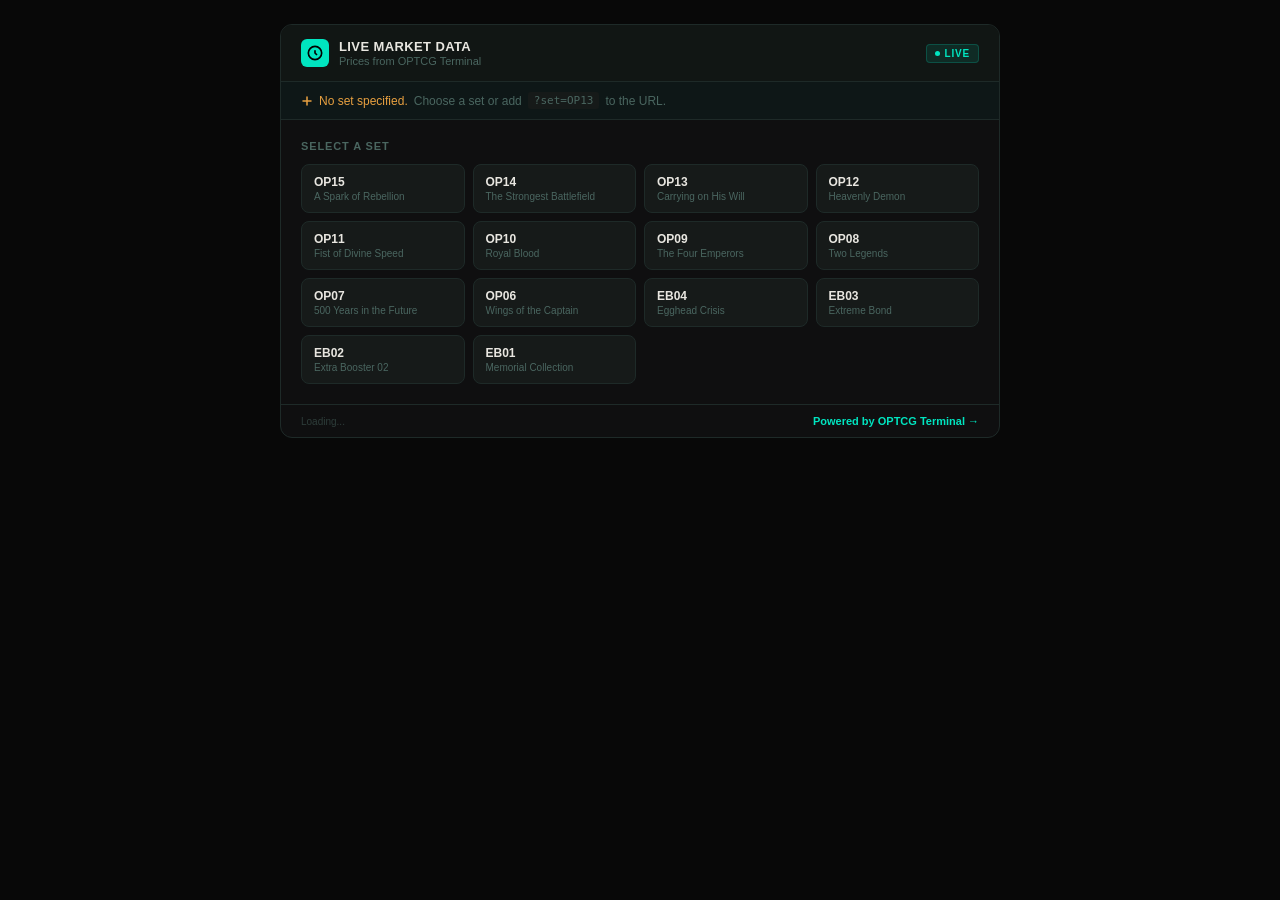
<file: product-widget.html>
<!DOCTYPE html>
<html lang="en">
<head>
<meta charset="UTF-8">
<meta name="viewport" content="width=device-width, initial-scale=1.0">
<title>OPTCG Product Terminal Widget</title>
<style>
  body {
    margin: 0; padding: 24px;
    background: #080808;
    font-family: 'Cabinet Grotesk', -apple-system, BlinkMacSystemFont, 'Segoe UI', sans-serif;
    display: flex; justify-content: center;
  }

  *, *::before, *::after { box-sizing: border-box; margin: 0; padding: 0; }

  .ptw {
    font-family: 'Cabinet Grotesk', -apple-system, BlinkMacSystemFont, 'Segoe UI', sans-serif;
    background: #0f0f10;
    border: 1px solid #1e2a28;
    border-radius: 12px;
    overflow: hidden;
    max-width: 720px;
    width: 100%;
    color: #e8e6e0;
  }

  /* Header */
  .ptw-header {
    background: #111614;
    border-bottom: 1px solid #1e2a28;
    padding: 14px 20px;
    display: flex;
    align-items: center;
    gap: 10px;
  }
  .ptw-header-icon {
    width: 28px; height: 28px;
    background: #00e5c0;
    border-radius: 6px;
    display: flex; align-items: center; justify-content: center;
    flex-shrink: 0;
  }
  .ptw-header-text h3 {
    font-size: 13px; font-weight: 700; color: #e8e6e0;
    letter-spacing: 0.03em; text-transform: uppercase;
  }
  .ptw-header-text p { font-size: 11px; color: #4a6660; margin-top: 1px; }
  .ptw-live-badge {
    margin-left: auto;
    background: rgba(0,229,192,0.1);
    border: 1px solid rgba(0,229,192,0.2);
    color: #00e5c0;
    font-size: 10px; font-weight: 700;
    letter-spacing: 0.08em; text-transform: uppercase;
    padding: 3px 8px; border-radius: 4px;
    display: flex; align-items: center; gap: 5px;
  }
  .ptw-live-dot {
    width: 5px; height: 5px;
    background: #00e5c0; border-radius: 50%;
    animation: ptw-pulse 2s infinite;
  }
  @keyframes ptw-pulse { 0%,100%{opacity:1} 50%{opacity:0.3} }

  /* Set detection bar */
  .ptw-set-bar {
    padding: 10px 20px;
    background: rgba(0,229,192,0.04);
    border-bottom: 1px solid #1e2a28;
    font-size: 12px;
    color: #4a6660;
    display: flex; align-items: center; gap: 6px;
  }
  .ptw-set-bar strong { color: #00e5c0; font-weight: 700; }

  /* Body */
  .ptw-body { padding: 20px; }

  /* Stats grid */
  .ptw-stats {
    display: grid;
    grid-template-columns: repeat(4, 1fr);
    gap: 10px;
    margin-bottom: 20px;
  }
  .ptw-stat {
    background: #161a19;
    border: 1px solid #1e2a28;
    border-radius: 8px;
    padding: 12px 10px;
    text-align: center;
  }
  .ptw-stat.highlight {
    border-color: rgba(0,229,192,0.3);
    background: rgba(0,229,192,0.04);
  }
  .ptw-stat-label {
    font-size: 10px; font-weight: 700;
    letter-spacing: 0.06em; text-transform: uppercase;
    color: #4a6660;
    margin-bottom: 6px;
  }
  .ptw-stat-value {
    font-size: 18px; font-weight: 800; color: #e8e6e0; line-height: 1;
  }
  .ptw-stat-value.accent { color: #00e5c0; }
  .ptw-stat-value.positive { color: #00e5c0; }
  .ptw-stat-value.negative { color: #e55c5c; }
  .ptw-stat-sub {
    font-size: 10px; color: #4a6660; margin-top: 4px;
  }

  /* Cards table */
  .ptw-section-title {
    font-size: 11px; font-weight: 700;
    letter-spacing: 0.08em; text-transform: uppercase;
    color: #4a6660;
    margin-bottom: 10px;
    display: flex; align-items: center; gap: 6px;
  }
  .ptw-table { width: 100%; border-collapse: collapse; }
  .ptw-table th {
    font-size: 10px; font-weight: 700;
    letter-spacing: 0.06em; text-transform: uppercase;
    color: #2e3d3a; text-align: left;
    padding: 6px 8px; border-bottom: 1px solid #1e2a28;
  }
  .ptw-table th:last-child { text-align: right; }
  .ptw-table td {
    font-size: 12px; padding: 10px 8px;
    border-bottom: 1px solid #131a18;
    color: #a0b0ae;
    vertical-align: middle;
  }
  .ptw-table tr:last-child td { border-bottom: none; }
  .ptw-table td:last-child { text-align: right; }

  .ptw-card-cell {
    display: flex; align-items: center; gap: 10px;
  }
  .ptw-card-img {
    width: 36px; height: 50px;
    border-radius: 4px; object-fit: cover;
    background: #161a19;
    flex-shrink: 0;
  }
  .ptw-card-img-placeholder {
    width: 36px; height: 50px;
    border-radius: 4px;
    background: #161a19;
    display: flex; align-items: center; justify-content: center;
    font-size: 18px; flex-shrink: 0;
  }
  .ptw-card-name {
    font-weight: 600; color: #e8e6e0;
    white-space: nowrap; overflow: hidden; text-overflow: ellipsis;
    max-width: 200px;
  }
  .ptw-card-meta { font-size: 10px; color: #4a6660; margin-top: 2px; }
  .ptw-card-price { font-weight: 700; color: #00e5c0; white-space: nowrap; }

  .ptw-rarity {
    display: inline-block; font-size: 9px; font-weight: 700;
    padding: 2px 5px; border-radius: 3px;
    margin-left: 4px; vertical-align: middle;
  }
  .ptw-rarity-sec    { background: rgba(229,92,92,0.15);   color: #e55c5c; }
  .ptw-rarity-sr     { background: rgba(100,150,200,0.15); color: #6496c8; }
  .ptw-rarity-leader { background: rgba(232,160,64,0.15);  color: #e8a040; }
  .ptw-rarity-rare   { background: rgba(160,80,220,0.15);  color: #a050dc; }

  /* Set picker fallback */
  .ptw-picker {
    display: grid;
    grid-template-columns: repeat(auto-fill, minmax(130px, 1fr));
    gap: 8px;
    margin-top: 12px;
  }
  .ptw-picker-btn {
    background: #161a19;
    border: 1px solid #1e2a28;
    border-radius: 8px;
    padding: 10px 12px;
    cursor: pointer;
    transition: all 180ms ease;
    text-align: left;
    color: #e8e6e0;
    font-family: inherit;
  }
  .ptw-picker-btn:hover {
    border-color: rgba(0,229,192,0.3);
    background: #1a2220;
  }
  .ptw-picker-name { font-size: 12px; font-weight: 700; }
  .ptw-picker-sub { font-size: 10px; color: #4a6660; margin-top: 2px; }

  /* Loading skeleton */
  .ptw-skeleton {
    background: linear-gradient(90deg, #161a19 25%, #1e2a28 50%, #161a19 75%);
    background-size: 200% 100%;
    animation: ptw-shimmer 1.5s infinite;
    border-radius: 4px;
  }
  @keyframes ptw-shimmer { 0%{background-position:200% 0} 100%{background-position:-200% 0} }
  .ptw-skeleton-stat { height: 48px; }
  .ptw-skeleton-row { height: 16px; margin-bottom: 12px; }
  .ptw-skeleton-row.short { width: 60%; }

  /* Error state */
  .ptw-error {
    text-align: center; padding: 24px 16px;
    color: #4a6660; font-size: 13px;
  }
  .ptw-error strong { color: #e55c5c; display: block; margin-bottom: 6px; font-size: 14px; }

  /* Footer */
  .ptw-footer {
    border-top: 1px solid #1e2a28;
    padding: 10px 20px;
    display: flex; align-items: center; justify-content: space-between;
    flex-wrap: wrap; gap: 6px;
  }
  .ptw-footer-note { font-size: 10px; color: #2e3d3a; }
  .ptw-footer-link {
    font-size: 11px; font-weight: 700;
    color: #00e5c0; text-decoration: none;
  }
  .ptw-footer-link:hover { color: #00c4a4; }

  /* Responsive */
  @media (max-width: 560px) {
    .ptw-stats { grid-template-columns: repeat(2, 1fr); }
    .ptw-picker { grid-template-columns: repeat(2, 1fr); }
    .ptw-card-name { max-width: 120px; }
  }
</style>
</head>
<body>

<div class="ptw" id="ptw-root">

  <!-- Header -->
  <div class="ptw-header">
    <div class="ptw-header-icon">
      <svg width="16" height="16" viewBox="0 0 24 24" fill="none" stroke="#000" stroke-width="2.5"><circle cx="12" cy="12" r="10"/><path d="M12 8v4l3 3"/></svg>
    </div>
    <div class="ptw-header-text">
      <h3>Live Market Data</h3>
      <p>Prices from OPTCG Terminal</p>
    </div>
    <div class="ptw-live-badge"><div class="ptw-live-dot"></div>LIVE</div>
  </div>

  <!-- Set detection bar -->
  <div class="ptw-set-bar" id="ptw-set-bar">
    <svg width="12" height="12" viewBox="0 0 12 12" fill="none"><circle cx="6" cy="6" r="5" stroke="#4a6660" stroke-width="1.2"/><path d="M6 4v2.5l2 1.5" stroke="#4a6660" stroke-width="1.2" stroke-linecap="round"/></svg>
    Detecting set...
  </div>

  <!-- Body -->
  <div class="ptw-body" id="ptw-body">
    <div class="ptw-stats" id="ptw-stats">
      <div class="ptw-stat"><div class="ptw-skeleton ptw-skeleton-stat"></div></div>
      <div class="ptw-stat"><div class="ptw-skeleton ptw-skeleton-stat"></div></div>
      <div class="ptw-stat"><div class="ptw-skeleton ptw-skeleton-stat"></div></div>
      <div class="ptw-stat"><div class="ptw-skeleton ptw-skeleton-stat"></div></div>
    </div>
    <div id="ptw-cards-section">
      <div class="ptw-skeleton ptw-skeleton-row"></div>
      <div class="ptw-skeleton ptw-skeleton-row short"></div>
      <div class="ptw-skeleton ptw-skeleton-row"></div>
      <div class="ptw-skeleton ptw-skeleton-row short"></div>
      <div class="ptw-skeleton ptw-skeleton-row"></div>
    </div>
  </div>

  <!-- Footer -->
  <div class="ptw-footer">
    <span class="ptw-footer-note" id="ptw-timestamp">Loading...</span>
    <a href="https://terminal.holygrade.com" class="ptw-footer-link" target="_blank" rel="noopener">
      Powered by OPTCG Terminal &rarr;
    </a>
  </div>
</div>

<script>
(function() {
  'use strict';

  var API_BASE = 'https://optcg-terminal.onrender.com';

  var KNOWN_SETS = [
    { code: 'OP15', name: 'A Spark of Rebellion' },
    { code: 'OP14', name: 'The Strongest Battlefield' },
    { code: 'OP13', name: 'Carrying on His Will' },
    { code: 'OP12', name: 'Heavenly Demon' },
    { code: 'OP11', name: 'Fist of Divine Speed' },
    { code: 'OP10', name: 'Royal Blood' },
    { code: 'OP09', name: 'The Four Emperors' },
    { code: 'OP08', name: 'Two Legends' },
    { code: 'OP07', name: '500 Years in the Future' },
    { code: 'OP06', name: 'Wings of the Captain' },
    { code: 'EB04', name: 'Egghead Crisis' },
    { code: 'EB03', name: 'Extreme Bond' },
    { code: 'EB02', name: 'Extra Booster 02' },
    { code: 'EB01', name: 'Memorial Collection' },
  ];

  var $ = function(id) { return document.getElementById(id); };
  var esc = function(s) { return String(s == null ? '' : s).replace(/&/g,'&amp;').replace(/</g,'&lt;').replace(/>/g,'&gt;').replace(/"/g,'&quot;'); };
  var fmtEur = function(v) { return v == null ? '\u2014' : '\u20AC' + Number(v).toLocaleString('de-DE', { minimumFractionDigits: 2, maximumFractionDigits: 2 }); };

  function rarityBadge(r) {
    if (!r) return '';
    var key = r.toLowerCase();
    var cls = key === 'sec' ? 'sec' : key === 'sr' ? 'sr' : key === 'leader' ? 'leader' : key === 'rare' ? 'rare' : '';
    if (!cls) return '';
    return ' <span class="ptw-rarity ptw-rarity-' + cls + '">' + esc(r) + '</span>';
  }

  function cardImg(url, name) {
    if (url) {
      return '<img class="ptw-card-img" src="' + esc(url) + '" alt="' + esc(name) + '" loading="lazy" onerror="this.outerHTML=\'<div class=ptw-card-img-placeholder>&#127183;</div>\'" />';
    }
    return '<div class="ptw-card-img-placeholder">&#127183;</div>';
  }

  function getSetFromURL() {
    var params = new URLSearchParams(window.location.search);
    var set = params.get('set');
    if (set) return set.toUpperCase();
    var sku = params.get('sku') || '';
    var pattern = /(OP\d{2}|EB\d{2}|PRB\d{2}|ST\d{2})/i;
    var match = sku.match(pattern);
    return match ? match[1].toUpperCase() : null;
  }

  async function fetchJSON(url) {
    var res = await fetch(url);
    if (!res.ok) throw new Error('API error: ' + res.status);
    return res.json();
  }

  function renderStats(sealed, cards) {
    var statsEl = $('ptw-stats');
    var box = sealed.find(function(p) { return p.product_type && p.product_type.toLowerCase().indexOf('booster box') >= 0; });
    var caseP = sealed.find(function(p) { return p.product_type && p.product_type.toLowerCase().indexOf('case') >= 0; });

    var priced = cards.filter(function(c) { return c.eu_cardmarket_7d_avg != null; });
    var avgTop5 = priced.length > 0
      ? priced.reduce(function(s, c) { return s + c.eu_cardmarket_7d_avg; }, 0) / priced.length
      : null;

    var trendText = '\u2014';
    var trendClass = '';
    if (box && box.eu_7d_avg != null && box.eu_30d_avg != null) {
      var diff = ((box.eu_7d_avg - box.eu_30d_avg) / box.eu_30d_avg * 100);
      if (diff > 1) { trendText = '\u2191 +' + diff.toFixed(1) + '%'; trendClass = 'positive'; }
      else if (diff < -1) { trendText = '\u2193 ' + diff.toFixed(1) + '%'; trendClass = 'negative'; }
      else { trendText = '\u2192 Stable'; trendClass = ''; }
    }

    statsEl.innerHTML = ''
      + '<div class="ptw-stat">'
      +   '<div class="ptw-stat-label">Booster Box</div>'
      +   '<div class="ptw-stat-value accent">' + (box ? fmtEur(box.eu_price) : '\u2014') + '</div>'
      +   '<div class="ptw-stat-sub">' + (box && box.eu_source ? esc(box.eu_source) : 'Market price') + '</div>'
      + '</div>'
      + '<div class="ptw-stat">'
      +   '<div class="ptw-stat-label">Case</div>'
      +   '<div class="ptw-stat-value">' + (caseP ? fmtEur(caseP.eu_price) : '\u2014') + '</div>'
      +   '<div class="ptw-stat-sub">' + (caseP && caseP.eu_source ? esc(caseP.eu_source) : 'Market price') + '</div>'
      + '</div>'
      + '<div class="ptw-stat highlight">'
      +   '<div class="ptw-stat-label">Avg Top 5</div>'
      +   '<div class="ptw-stat-value accent">' + (avgTop5 != null ? fmtEur(avgTop5) : '\u2014') + '</div>'
      +   '<div class="ptw-stat-sub">Highest-value cards</div>'
      + '</div>'
      + '<div class="ptw-stat">'
      +   '<div class="ptw-stat-label">Box Trend</div>'
      +   '<div class="ptw-stat-value ' + trendClass + '">' + trendText + '</div>'
      +   '<div class="ptw-stat-sub">7d vs 30d</div>'
      + '</div>';
  }

  function renderCards(cards) {
    var section = $('ptw-cards-section');
    if (!cards.length) {
      section.innerHTML = '<div class="ptw-error">No card data available for this set.</div>';
      return;
    }

    var html = '<div class="ptw-section-title">'
      + '<svg width="12" height="12" viewBox="0 0 12 12" fill="none"><path d="M2 9L4.5 5.5L7 7L10 2.5" stroke="currentColor" stroke-width="1.3" stroke-linecap="round" stroke-linejoin="round"/></svg>'
      + 'Top Cards by Market Price'
      + '</div>';

    html += '<table class="ptw-table"><thead><tr>'
      + '<th>Card</th><th>Set</th><th>Rarity</th><th>EU Price</th>'
      + '</tr></thead><tbody>';

    cards.forEach(function(c) {
      var price = c.eu_cardmarket_7d_avg != null ? fmtEur(c.eu_cardmarket_7d_avg) : '\u2014';
      html += '<tr>'
        + '<td><div class="ptw-card-cell">'
        +   cardImg(c.image_url, c.name)
        +   '<div>'
        +     '<div class="ptw-card-name">' + esc(c.name) + '</div>'
        +     '<div class="ptw-card-meta">' + esc(c.card_id) + '</div>'
        +   '</div>'
        + '</div></td>'
        + '<td>' + esc(c.set_code || '') + '</td>'
        + '<td>' + esc(c.rarity || '') + rarityBadge(c.rarity) + '</td>'
        + '<td><span class="ptw-card-price">' + price + '</span></td>'
        + '</tr>';
    });

    html += '</tbody></table>';
    section.innerHTML = html;
  }

  function renderPicker() {
    $('ptw-set-bar').innerHTML = '<svg width="12" height="12" viewBox="0 0 12 12" fill="none"><path d="M6 2v8M2 6h8" stroke="#e8a040" stroke-width="1.5" stroke-linecap="round"/></svg>'
      + ' <span style="color:#e8a040;">No set specified.</span> Choose a set or add <code style="background:#161a19;padding:2px 6px;border-radius:3px;font-size:11px;">?set=OP13</code> to the URL.';

    var html = '<div class="ptw-section-title">Select a Set</div><div class="ptw-picker">';
    KNOWN_SETS.forEach(function(s) {
      html += '<button class="ptw-picker-btn" data-set="' + s.code + '">'
        + '<div class="ptw-picker-name">' + esc(s.code) + '</div>'
        + '<div class="ptw-picker-sub">' + esc(s.name) + '</div>'
        + '</button>';
    });
    html += '</div>';

    $('ptw-stats').style.display = 'none';
    $('ptw-cards-section').innerHTML = html;

    document.querySelectorAll('.ptw-picker-btn').forEach(function(btn) {
      btn.addEventListener('click', function() {
        loadSetData(btn.getAttribute('data-set'));
      });
    });
  }

  function renderError(msg) {
    $('ptw-stats').innerHTML = '';
    $('ptw-stats').style.display = 'none';
    $('ptw-cards-section').innerHTML = '<div class="ptw-error">'
      + '<strong>Unable to load data</strong>'
      + esc(msg || 'Please try again later.')
      + '</div>';
  }

  async function loadSetData(setCode) {
    $('ptw-stats').style.display = '';
    $('ptw-stats').innerHTML = '<div class="ptw-stat"><div class="ptw-skeleton ptw-skeleton-stat"></div></div>'
      + '<div class="ptw-stat"><div class="ptw-skeleton ptw-skeleton-stat"></div></div>'
      + '<div class="ptw-stat"><div class="ptw-skeleton ptw-skeleton-stat"></div></div>'
      + '<div class="ptw-stat"><div class="ptw-skeleton ptw-skeleton-stat"></div></div>';
    $('ptw-cards-section').innerHTML = '<div class="ptw-skeleton ptw-skeleton-row"></div>'
      + '<div class="ptw-skeleton ptw-skeleton-row short"></div>'
      + '<div class="ptw-skeleton ptw-skeleton-row"></div>';

    var setInfo = KNOWN_SETS.find(function(s) { return s.code === setCode; });
    var setName = setInfo ? setCode + ' ' + setInfo.name : setCode;
    $('ptw-set-bar').innerHTML = '<svg width="12" height="12" viewBox="0 0 12 12" fill="none"><circle cx="6" cy="6" r="2" fill="#00e5c0"/></svg>'
      + ' Showing live data for: <strong>' + esc(setName) + '</strong>';

    try {
      var results = await Promise.all([
        fetchJSON(API_BASE + '/api/cards/sealed?set_code=' + encodeURIComponent(setCode) + '&limit=20'),
        fetchJSON(API_BASE + '/api/cards/browse?set_code=' + encodeURIComponent(setCode) + '&limit=5&sort=eu_cardmarket_7d_avg&order=desc'),
      ]);

      renderStats(results[0].products || [], results[1].cards || []);
      renderCards(results[1].cards || []);

      $('ptw-timestamp').textContent = 'Updated: ' + new Date().toLocaleString('en-GB', {
        day: 'numeric', month: 'short', year: 'numeric',
        hour: '2-digit', minute: '2-digit'
      });

      var footerLink = document.querySelector('.ptw-footer-link');
      if (footerLink) {
        footerLink.textContent = 'View full ' + setCode + ' data \u2192';
      }
    } catch (err) {
      renderError('Could not connect to OPTCG Terminal. ' + (err.message || ''));
    }
  }

  // Init: read set from URL params
  var setCode = getSetFromURL();
  if (setCode) {
    loadSetData(setCode);
  } else {
    renderPicker();
  }
})();
</script>
</body>
</html>
</file>
<file: style.css>
/* =============================================
   OPTCG Market Terminal — Landing Page
   Art Direction: Bloomberg/Terminal dark, precision data, One Piece energy
   Palette: Near-black surfaces · Neon teal accent · Warm cream text
   Fonts: Cabinet Grotesk (display) · Instrument Serif (italic accent) · JetBrains Mono (data)
   ============================================= */

:root {
  --color-bg: #0a0a0b;
  --color-surface: #111114;
  --color-surface-2: #161619;
  --color-border: #22222a;
  --color-border-subtle: #1a1a22;

  --color-text: #e8e6e0;
  --color-text-muted: #7a7880;
  --color-text-faint: #3d3c45;

  --color-accent: #00e5c0;
  --color-accent-dim: #00b89a;
  --color-accent-glow: rgba(0, 229, 192, 0.12);
  --color-accent-glow-strong: rgba(0, 229, 192, 0.22);

  --color-pos: #00e5c0;
  --color-neg: #ff5e6c;
  --color-neutral: #7a7880;
  --color-watch: #f0c040;

  --font-display: 'Cabinet Grotesk', 'Helvetica Neue', sans-serif;
  --font-body: 'Cabinet Grotesk', 'Helvetica Neue', sans-serif;
  --font-mono: 'JetBrains Mono', 'Courier New', monospace;

  --text-xs: clamp(0.75rem, 0.7rem + 0.25vw, 0.875rem);
  --text-sm: clamp(0.875rem, 0.8rem + 0.35vw, 1rem);
  --text-base: clamp(1rem, 0.95rem + 0.25vw, 1.125rem);
  --text-lg: clamp(1.125rem, 1rem + 0.75vw, 1.5rem);
  --text-xl: clamp(1.5rem, 1.2rem + 1.25vw, 2.25rem);
  --text-2xl: clamp(2rem, 1.2rem + 2.5vw, 3.5rem);
  --text-3xl: clamp(2.5rem, 1rem + 4vw, 5rem);

  --space-1: 0.25rem;
  --space-2: 0.5rem;
  --space-3: 0.75rem;
  --space-4: 1rem;
  --space-5: 1.25rem;
  --space-6: 1.5rem;
  --space-8: 2rem;
  --space-10: 2.5rem;
  --space-12: 3rem;
  --space-16: 4rem;
  --space-20: 5rem;
  --space-24: 6rem;

  --radius-sm: 0.375rem;
  --radius-md: 0.5rem;
  --radius-lg: 0.75rem;
  --radius-xl: 1rem;

  --transition: 180ms cubic-bezier(0.16, 1, 0.3, 1);

  --content-default: 1100px;
}

/* BASE */
*, *::before, *::after { box-sizing: border-box; margin: 0; padding: 0; }
html { scroll-behavior: smooth; -webkit-font-smoothing: antialiased; scroll-padding-top: 80px; }
body { min-height: 100dvh; font-family: var(--font-body); font-size: var(--text-base); color: var(--color-text); background: var(--color-bg); line-height: 1.6; overflow-x: hidden; }
img, svg { display: block; max-width: 100%; }
button { cursor: pointer; background: none; border: none; font: inherit; color: inherit; }
a { color: inherit; text-decoration: none; }
ul { list-style: none; }
h1,h2,h3,h4 { text-wrap: balance; line-height: 1.1; }
p { text-wrap: pretty; }
::selection { background: var(--color-accent-glow-strong); color: var(--color-accent); }
:focus-visible { outline: 2px solid var(--color-accent); outline-offset: 3px; border-radius: var(--radius-sm); }

/* CONTAINER */
.container { max-width: var(--content-default); margin: 0 auto; padding-inline: clamp(var(--space-6), 5vw, var(--space-12)); }

/* =============================================
   FADE-IN ANIMATIONS
   ============================================= */
.fade-in {
  opacity: 0;
  transform: translateY(16px);
  transition: opacity 0.7s cubic-bezier(0.16, 1, 0.3, 1), transform 0.7s cubic-bezier(0.16, 1, 0.3, 1);
  transition-delay: var(--delay, 0s);
}
.fade-in.visible {
  opacity: 1;
  transform: translateY(0);
}
.fade-in-delay-1 { --delay: 0.1s; }
.fade-in-delay-2 { --delay: 0.2s; }
.fade-in-delay-3 { --delay: 0.35s; }

/* =============================================
   BUTTONS
   ============================================= */
.btn {
  display: inline-flex; align-items: center; gap: var(--space-2);
  padding: var(--space-3) var(--space-6);
  font-family: var(--font-display); font-size: var(--text-sm); font-weight: 700; letter-spacing: 0.01em;
  border-radius: var(--radius-md);
  border: 1.5px solid transparent;
  transition: background var(--transition), color var(--transition), border-color var(--transition), box-shadow var(--transition), transform var(--transition);
  text-decoration: none; white-space: nowrap;
}
.btn:hover { transform: translateY(-1px); }
.btn:active { transform: translateY(0); }

.btn-primary {
  background: var(--color-accent);
  color: #000;
  border-color: var(--color-accent);
  box-shadow: 0 0 24px var(--color-accent-glow-strong);
}
.btn-primary:hover {
  background: #1af0cc;
  box-shadow: 0 0 36px rgba(0,229,192,0.4);
}

.btn-outline {
  background: transparent;
  color: var(--color-text);
  border-color: var(--color-border);
}
.btn-outline:hover {
  border-color: var(--color-accent);
  color: var(--color-accent);
  box-shadow: 0 0 12px var(--color-accent-glow);
}

.btn-ghost {
  background: transparent;
  color: var(--color-text-muted);
  border-color: transparent;
}
.btn-ghost:hover { color: var(--color-text); }

.btn-lg { padding: var(--space-4) var(--space-8); font-size: var(--text-base); }
.btn-sm { padding: var(--space-2) var(--space-4); font-size: var(--text-xs); }

/* =============================================
   NAVIGATION
   ============================================= */
.nav {
  position: fixed; top: 0; left: 0; right: 0; z-index: 100;
  padding-block: var(--space-4);
  background: rgba(10,10,11,0.85);
  backdrop-filter: blur(16px);
  border-bottom: 1px solid var(--color-border-subtle);
  transition: box-shadow var(--transition);
}
.nav.scrolled { box-shadow: 0 4px 24px rgba(0,0,0,0.4); }
.nav-inner {
  max-width: var(--content-default);
  margin: 0 auto; padding-inline: clamp(var(--space-6), 5vw, var(--space-12));
  display: flex; align-items: center; justify-content: space-between;
}
.nav-logo { display: flex; align-items: center; gap: var(--space-3); font-size: var(--text-sm); font-weight: 800; letter-spacing: -0.01em; }
.nav-wordmark { font-family: var(--font-display); font-weight: 900; font-size: 1rem; letter-spacing: -0.02em; }
.nav-wordmark-thin { font-weight: 400; opacity: 0.6; margin-left: 2px; }
.nav-links { display: flex; align-items: center; gap: var(--space-6); }
.nav-links a:not(.btn) { font-size: var(--text-sm); color: var(--color-text-muted); transition: color var(--transition); }
.nav-links a:not(.btn):hover { color: var(--color-text); }

/* =============================================
   HERO
   ============================================= */
.hero {
  position: relative; overflow: hidden;
  padding-top: clamp(100px, 12vw, 140px);
  padding-bottom: clamp(var(--space-12), 8vw, var(--space-24));
  min-height: 100vh;
}

.hero-bg { position: absolute; inset: 0; z-index: 0; }

.hero-grid {
  position: absolute; inset: 0;
  background-image:
    linear-gradient(rgba(0,229,192,0.025) 1px, transparent 1px),
    linear-gradient(90deg, rgba(0,229,192,0.025) 1px, transparent 1px);
  background-size: 60px 60px;
  mask-image: radial-gradient(ellipse 80% 60% at 50% 0%, black 20%, transparent 100%);
}

.hero-glow {
  position: absolute; border-radius: 50%;
  filter: blur(80px); pointer-events: none;
}
.hero-glow-1 {
  width: 600px; height: 600px;
  top: -200px; left: 50%;
  transform: translateX(-50%);
  background: radial-gradient(circle, rgba(0,229,192,0.08) 0%, transparent 70%);
}
.hero-glow-2 {
  width: 400px; height: 400px;
  top: 20%; right: 5%;
  background: radial-gradient(circle, rgba(0,180,240,0.05) 0%, transparent 70%);
}

.hero-layout {
  position: relative;
  z-index: 1;
  display: grid;
  grid-template-columns: 1fr 1fr;
  gap: clamp(var(--space-8), 4vw, var(--space-14));
  align-items: center;
  padding-top: clamp(var(--space-8), 4vw, var(--space-16));
  padding-bottom: clamp(var(--space-8), 4vw, var(--space-12));
}

.hero-content {
  display: flex;
  flex-direction: column;
  gap: var(--space-6);
  position: relative;
  z-index: 2;
}

.hero-mockup-col {
  position: relative;
  z-index: 1;
}

.hero-badge {
  display: inline-flex; align-items: center; gap: var(--space-2);
  padding: var(--space-2) var(--space-4);
  background: rgba(0,229,192,0.08);
  border: 1px solid rgba(0,229,192,0.25);
  border-radius: var(--radius-full);
  font-family: var(--font-mono);
  font-size: var(--text-xs);
  color: var(--color-accent);
  letter-spacing: 0.04em;
  width: fit-content;
}
.badge-dot {
  width: 6px; height: 6px;
  background: var(--color-accent);
  border-radius: 50%;
  box-shadow: 0 0 8px var(--color-accent);
  animation: pulse 2s ease-in-out infinite;
}
@keyframes pulse { 0%,100%{opacity:1;box-shadow:0 0 8px var(--color-accent)} 50%{opacity:0.5;box-shadow:0 0 4px var(--color-accent)} }

.hero-headline {
  font-family: var(--font-display);
  font-size: clamp(2.2rem, 1rem + 3.5vw, 4.5rem);
  font-weight: 900;
  letter-spacing: -0.04em;
  line-height: 1.0;
  color: var(--color-text);
  position: relative;
  z-index: 3;
}
.hero-headline em {
  font-family: 'Instrument Serif', Georgia, serif;
  font-style: italic;
  font-weight: 400;
  color: var(--color-accent);
}

.hero-sub {
  font-size: var(--text-base);
  color: var(--color-text-muted);
  line-height: 1.7;
  max-width: 56ch;
}

.hero-cta { display: flex; align-items: center; gap: var(--space-4); flex-wrap: wrap; }

.hero-stats {
  display: flex; align-items: center; gap: var(--space-6);
  margin-top: var(--space-4);
  padding-top: var(--space-6);
  border-top: 1px solid var(--color-border-subtle);
}
.stat { display: flex; flex-direction: column; gap: 2px; }
.stat-num {
  font-family: var(--font-mono);
  font-size: var(--text-lg);
  font-weight: 500;
  color: var(--color-accent);
  letter-spacing: -0.02em;
}
.stat-suffix { font-size: var(--text-sm); color: var(--color-accent); font-family: var(--font-mono); }
.stat-label { font-size: var(--text-xs); color: var(--color-text-faint); letter-spacing: 0.04em; text-transform: uppercase; }
.stat-divider { width: 1px; height: 36px; background: var(--color-border); }

/* =============================================
   TERMINAL MOCKUP
   ============================================= */
.terminal-mockup-wrap {
  display: block;
}

.terminal-mockup-wrap-inner {
  width: 100%;
}

.hero-mockup-col {
  position: relative;
  display: flex;
  align-items: center;
}

.terminal-mockup {
  background: var(--color-surface);
  border: 1px solid var(--color-border);
  border-radius: var(--radius-lg);
  box-shadow: 0 24px 80px rgba(0,0,0,0.6), 0 0 0 1px rgba(0,229,192,0.06), 0 0 60px rgba(0,229,192,0.04);
  overflow: hidden;
  font-family: var(--font-mono);
}

.terminal-bar {
  display: flex; align-items: center; gap: var(--space-3);
  padding: var(--space-3) var(--space-4);
  background: var(--color-surface-2);
  border-bottom: 1px solid var(--color-border);
}
.terminal-dots { display: flex; gap: var(--space-2); }
.dot { width: 10px; height: 10px; border-radius: 50%; }
.dot-red { background: #ff5f57; }
.dot-yellow { background: #febc2e; }
.dot-green { background: #28c840; }
.terminal-title { flex: 1; text-align: center; font-size: var(--text-xs); color: var(--color-text-faint); letter-spacing: 0.04em; }
.terminal-live { display: flex; align-items: center; gap: 5px; font-size: var(--text-xs); color: var(--color-accent); font-weight: 500; }
.live-dot { width: 5px; height: 5px; background: var(--color-accent); border-radius: 50%; box-shadow: 0 0 6px var(--color-accent); animation: pulse 1.5s ease-in-out infinite; }

.terminal-body { padding: var(--space-4); }

.t-row {
  display: grid;
  grid-template-columns: 1.8fr 1fr 1fr 0.9fr 0.8fr;
  gap: var(--space-2);
  padding: var(--space-2) var(--space-3);
  font-size: var(--text-xs);
  border-radius: var(--radius-sm);
  align-items: center;
}
.t-header { color: var(--color-text-faint); letter-spacing: 0.06em; text-transform: uppercase; font-size: 0.65rem; margin-bottom: var(--space-1); }
.t-data {
  color: var(--color-text);
  border: 1px solid transparent;
  transition: background var(--transition), border-color var(--transition);
  opacity: 0;
  animation: rowIn 0.4s cubic-bezier(0.16,1,0.3,1) both;
  animation-delay: var(--delay, 0s);
}
.t-data:hover { background: var(--color-surface-2); border-color: var(--color-border); }
@keyframes rowIn { from{opacity:0;transform:translateX(-6px)} to{opacity:1;transform:translateX(0)} }

.t-name { color: var(--color-text); font-weight: 500; white-space: nowrap; overflow: hidden; text-overflow: ellipsis; }
.t-price { color: var(--color-text-muted); }
.t-arb { font-weight: 600; }
.t-arb-pos { color: var(--color-pos); }
.t-arb-neg { color: var(--color-neg); }
.t-arb-neutral { color: var(--color-neutral); }

.t-signal {
  padding: 2px 6px;
  border-radius: var(--radius-sm);
  font-size: 0.6rem;
  font-weight: 700;
  letter-spacing: 0.06em;
  text-align: center;
  white-space: nowrap;
}
.t-buy { background: rgba(0,229,192,0.12); color: var(--color-pos); }
.t-sell { background: rgba(255,94,108,0.12); color: var(--color-neg); }
.t-watch { background: rgba(240,192,64,0.12); color: var(--color-watch); }
.t-neutral { background: rgba(122,120,128,0.12); color: var(--color-neutral); }

.t-chart-row {
  display: flex; align-items: center; gap: var(--space-3);
  padding: var(--space-3) var(--space-3) var(--space-1);
  margin-top: var(--space-2);
  border-top: 1px solid var(--color-border-subtle);
}
.t-chart-label { font-size: 0.65rem; color: var(--color-text-faint); letter-spacing: 0.04em; white-space: nowrap; }
.t-sparkline { flex: 1; height: 30px; }
.t-chart-val { font-size: var(--text-xs); font-weight: 600; white-space: nowrap; }

/* =============================================
   TICKER
   ============================================= */
.ticker-wrap {
  overflow: hidden;
  border-top: 1px solid var(--color-border);
  border-bottom: 1px solid var(--color-border);
  background: var(--color-surface);
  padding-block: var(--space-3);
}
.ticker {
  display: flex; gap: var(--space-8);
  white-space: nowrap;
  animation: ticker 30s linear infinite;
  font-family: var(--font-mono);
  font-size: var(--text-xs);
  color: var(--color-text-muted);
}
.ticker-dot { color: var(--color-accent); font-size: 0.5rem; }
@keyframes ticker { from{transform:translateX(0)} to{transform:translateX(-50%)} }

/* =============================================
   SECTION SHARED
   ============================================= */
.section-label {
  font-family: var(--font-mono);
  font-size: var(--text-xs);
  letter-spacing: 0.12em;
  text-transform: uppercase;
  color: var(--color-accent);
  margin-bottom: var(--space-4);
}
.section-title {
  font-family: var(--font-display);
  font-size: var(--text-2xl);
  font-weight: 900;
  letter-spacing: -0.03em;
  color: var(--color-text);
  margin-bottom: var(--space-4);
}
.section-sub {
  font-size: var(--text-base);
  color: var(--color-text-muted);
  max-width: 60ch;
  line-height: 1.7;
  margin-bottom: var(--space-12);
}

/* =============================================
   FEATURES
   ============================================= */
.features {
  padding-block: clamp(var(--space-16), 10vw, var(--space-24));
  border-top: 1px solid var(--color-border-subtle);
}

.features-grid {
  display: grid;
  grid-template-columns: repeat(3, 1fr);
  gap: var(--space-4);
}
.feature-card-large { grid-column: span 1; grid-row: span 2; }

.feature-card {
  background: var(--color-surface);
  border: 1px solid var(--color-border);
  border-radius: var(--radius-lg);
  padding: var(--space-8);
  display: flex; flex-direction: column; gap: var(--space-4);
  transition: border-color var(--transition), box-shadow var(--transition), transform var(--transition);
  transition-delay: var(--delay, 0s);
  position: relative; overflow: hidden;
}
.feature-card::before {
  content: '';
  position: absolute; top: 0; left: 0; right: 0; height: 1px;
  background: linear-gradient(90deg, transparent, var(--color-accent-glow-strong), transparent);
  opacity: 0;
  transition: opacity var(--transition);
}
.feature-card:hover { border-color: rgba(0,229,192,0.2); box-shadow: 0 8px 32px rgba(0,0,0,0.3), 0 0 0 1px rgba(0,229,192,0.06); transform: translateY(-2px); }
.feature-card:hover::before { opacity: 1; }

.feature-icon { width: 44px; height: 44px; border-radius: var(--radius-md); background: var(--color-accent-glow); border: 1px solid rgba(0,229,192,0.15); display: flex; align-items: center; justify-content: center; color: var(--color-accent); }
.feature-card h3 { font-size: var(--text-base); font-weight: 700; color: var(--color-text); line-height: 1.3; }
.feature-card p { font-size: var(--text-sm); color: var(--color-text-muted); line-height: 1.65; flex: 1; }
.feature-tag { display: inline-flex; align-items: center; padding: 3px 8px; background: var(--color-accent-glow); border: 1px solid rgba(0,229,192,0.2); border-radius: var(--radius-full); font-size: var(--text-xs); font-weight: 600; color: var(--color-accent); letter-spacing: 0.04em; width: fit-content; }
.coming-soon { font-size: var(--text-xs); color: var(--color-text-faint); font-weight: 400; margin-left: var(--space-2); }

/* =============================================
   HOW IT WORKS
   ============================================= */
.how {
  padding-block: clamp(var(--space-16), 10vw, var(--space-24));
  border-top: 1px solid var(--color-border-subtle);
  background: var(--color-surface);
}

.steps { display: flex; flex-direction: column; gap: 0; }
.step {
  display: grid; grid-template-columns: 100px 1fr; gap: var(--space-8);
  padding-block: var(--space-10);
  border-top: 1px solid var(--color-border-subtle);
  transition-delay: var(--delay, 0s);
}
.step:first-child { border-top: none; }
.step-connector { display: none; }
.step-num {
  font-family: var(--font-mono);
  font-size: var(--text-2xl);
  font-weight: 700;
  color: var(--color-text-faint);
  letter-spacing: -0.05em;
  padding-top: var(--space-1);
  line-height: 1;
}
.step-content h3 { font-size: var(--text-lg); font-weight: 700; color: var(--color-text); margin-bottom: var(--space-3); }
.step-content p { font-size: var(--text-base); color: var(--color-text-muted); max-width: 52ch; line-height: 1.7; }

/* =============================================
   PRICING
   ============================================= */
.pricing {
  padding-block: clamp(var(--space-16), 10vw, var(--space-24));
  border-top: 1px solid var(--color-border-subtle);
}

.pricing-grid { display: grid; grid-template-columns: repeat(3, 1fr); gap: var(--space-6); margin-bottom: var(--space-8); }

.pricing-card {
  background: var(--color-surface);
  border: 1px solid var(--color-border);
  border-radius: var(--radius-xl);
  padding: var(--space-8);
  display: flex; flex-direction: column; gap: var(--space-6);
  position: relative;
  transition-delay: var(--delay, 0s);
}

.pricing-card-pro {
  background: linear-gradient(135deg, rgba(0,229,192,0.05), var(--color-surface) 60%);
  border-color: rgba(0,229,192,0.3);
  box-shadow: 0 0 40px rgba(0,229,192,0.08);
}

.pricing-badge {
  position: absolute; top: -1px; right: var(--space-6);
  background: var(--color-accent);
  color: #000;
  font-size: var(--text-xs);
  font-weight: 800;
  letter-spacing: 0.06em;
  text-transform: uppercase;
  padding: var(--space-1) var(--space-3);
  border-radius: 0 0 var(--radius-md) var(--radius-md);
}

.pricing-tier { font-family: var(--font-mono); font-size: var(--text-xs); letter-spacing: 0.1em; text-transform: uppercase; color: var(--color-text-faint); }
.pricing-price { display: flex; align-items: baseline; gap: var(--space-1); }
.price-amount { font-family: var(--font-display); font-size: var(--text-xl); font-weight: 900; color: var(--color-text); letter-spacing: -0.03em; }
.price-period { font-size: var(--text-sm); color: var(--color-text-muted); }
.pricing-regular { font-size: var(--text-xs); color: var(--color-accent); background: var(--color-accent-glow); border: 1px solid rgba(0,229,192,0.15); border-radius: var(--radius-sm); padding: var(--space-2) var(--space-3); line-height: 1.5; }
.pricing-desc { font-size: var(--text-sm); color: var(--color-text-muted); }

.pricing-features { display: flex; flex-direction: column; gap: var(--space-3); flex: 1; }
.pricing-features li { display: flex; align-items: center; gap: var(--space-3); font-size: var(--text-sm); color: var(--color-text-muted); }
.check { color: var(--color-accent); font-size: 0.85rem; font-weight: 700; flex-shrink: 0; }
.cross { color: var(--color-text-faint); flex-shrink: 0; }
.pricing-card .btn { width: 100%; justify-content: center; }
.pricing-disclaimer { font-size: var(--text-xs); color: var(--color-text-faint); text-align: center; max-width: 60ch; margin: 0 auto; line-height: 1.6; }

/* =============================================
   WAITLIST
   ============================================= */
.waitlist {
  padding-block: clamp(var(--space-16), 10vw, var(--space-24));
  border-top: 1px solid var(--color-border-subtle);
}

.waitlist-inner {
  position: relative;
  background: var(--color-surface);
  border: 1px solid var(--color-border);
  border-radius: calc(var(--radius-xl) * 1.5);
  padding: clamp(var(--space-10), 6vw, var(--space-20));
  overflow: hidden;
}

.waitlist-glow {
  position: absolute; top: -200px; left: 50%;
  transform: translateX(-50%);
  width: 700px; height: 500px;
  background: radial-gradient(circle, rgba(0,229,192,0.07) 0%, transparent 70%);
  pointer-events: none;
}

.waitlist-content { position: relative; z-index: 1; max-width: 680px; margin: 0 auto; text-align: center; }

.waitlist-title {
  font-family: var(--font-display);
  font-size: var(--text-2xl);
  font-weight: 900;
  letter-spacing: -0.03em;
  color: var(--color-text);
  margin-bottom: var(--space-4);
}
.waitlist-sub { font-size: var(--text-base); color: var(--color-text-muted); max-width: 52ch; margin: 0 auto var(--space-8); line-height: 1.7; }

.waitlist-form { margin-bottom: var(--space-6); }
.form-row { display: flex; gap: var(--space-3); flex-wrap: wrap; }

.form-row input {
  flex: 1; min-width: 180px;
  padding: var(--space-4) var(--space-5);
  background: var(--color-bg);
  border: 1px solid var(--color-border);
  border-radius: var(--radius-md);
  font-size: var(--text-sm);
  color: var(--color-text);
  transition: border-color var(--transition), box-shadow var(--transition);
}
.form-row input::placeholder { color: var(--color-text-faint); }
.form-row input:focus { outline: none; border-color: var(--color-accent); box-shadow: 0 0 0 3px var(--color-accent-glow); }
.form-row .btn { flex-shrink: 0; }

.form-note { font-size: var(--text-xs); color: var(--color-text-faint); margin-top: var(--space-3); }

.waitlist-success { display: flex; flex-direction: column; align-items: center; gap: var(--space-4); padding: var(--space-8); }
.success-icon { width: 64px; height: 64px; border-radius: 50%; background: rgba(0,229,192,0.1); border: 1px solid rgba(0,229,192,0.3); display: flex; align-items: center; justify-content: center; }
.waitlist-success h3 { font-size: var(--text-lg); font-weight: 700; color: var(--color-text); }
.waitlist-success p { font-size: var(--text-sm); color: var(--color-text-muted); max-width: 40ch; }

.waitlist-counter { margin-top: var(--space-6); }
.counter-bar { width: 200px; height: 3px; background: var(--color-border); border-radius: var(--radius-full); margin: 0 auto var(--space-3); overflow: hidden; }
.counter-fill { height: 100%; background: var(--color-accent); border-radius: var(--radius-full); width: 20%; box-shadow: 0 0 8px var(--color-accent); }
.counter-text { font-family: var(--font-mono); font-size: var(--text-xs); color: var(--color-text-faint); }

.btn-loading .spinner {
  animation: spin 0.8s linear infinite;
}
@keyframes spin { to{transform:rotate(360deg)} }

/* =============================================
   FOOTER
   ============================================= */
.footer {
  padding-block: var(--space-10);
  border-top: 1px solid var(--color-border-subtle);
}
.footer-inner { display: flex; flex-direction: column; gap: var(--space-4); align-items: center; text-align: center; }
.footer-brand { display: flex; align-items: center; gap: var(--space-3); font-size: var(--text-sm); font-weight: 700; color: var(--color-text-muted); }
.footer-disclaimer { font-size: var(--text-xs); color: var(--color-text-faint); max-width: 64ch; line-height: 1.7; }
.footer-copy { font-family: var(--font-mono); font-size: var(--text-xs); color: var(--color-text-faint); }
.footer-copy a { color: var(--color-accent); }
.footer-copy a:hover { text-decoration: underline; }

/* =============================================
   RESPONSIVE
   ============================================= */
@media (max-width: 1024px) {
  .terminal-mockup-wrap {
    position: relative;
    top: auto; right: auto;
    width: 100%;
    max-width: 100%;
    margin-top: var(--space-10);
    pointer-events: auto;
  }
  .hero { min-height: auto; }
  .hero-layout { grid-template-columns: 1fr; }
  .hero-content { max-width: 100%; }
  .features-grid { grid-template-columns: repeat(2, 1fr); }
  .feature-card-large { grid-column: span 2; grid-row: span 1; }
}

@media (max-width: 768px) {
  .nav-links a:not(.btn) { display: none; }
  .features-grid { grid-template-columns: 1fr; }
  .feature-card-large { grid-column: span 1; }
  .pricing-grid { grid-template-columns: 1fr; }
  .hero-stats { flex-direction: column; align-items: flex-start; gap: var(--space-4); }
  .stat-divider { display: none; }
  .t-row { grid-template-columns: 1.4fr 0.9fr 0.9fr 0.7fr; }
  .t-row span:nth-child(3) { display: none; }
  .form-row { flex-direction: column; }
  .form-row .btn { width: 100%; justify-content: center; }
  .step { grid-template-columns: 60px 1fr; gap: var(--space-5); }
}

@media (max-width: 480px) {
  .hero-cta { flex-direction: column; align-items: flex-start; }
  .hero-cta .btn { width: 100%; justify-content: center; }
  .t-row { grid-template-columns: 1fr 0.9fr 0.7fr; }
  .t-row span:nth-child(2) { display: none; }
}
</file>
